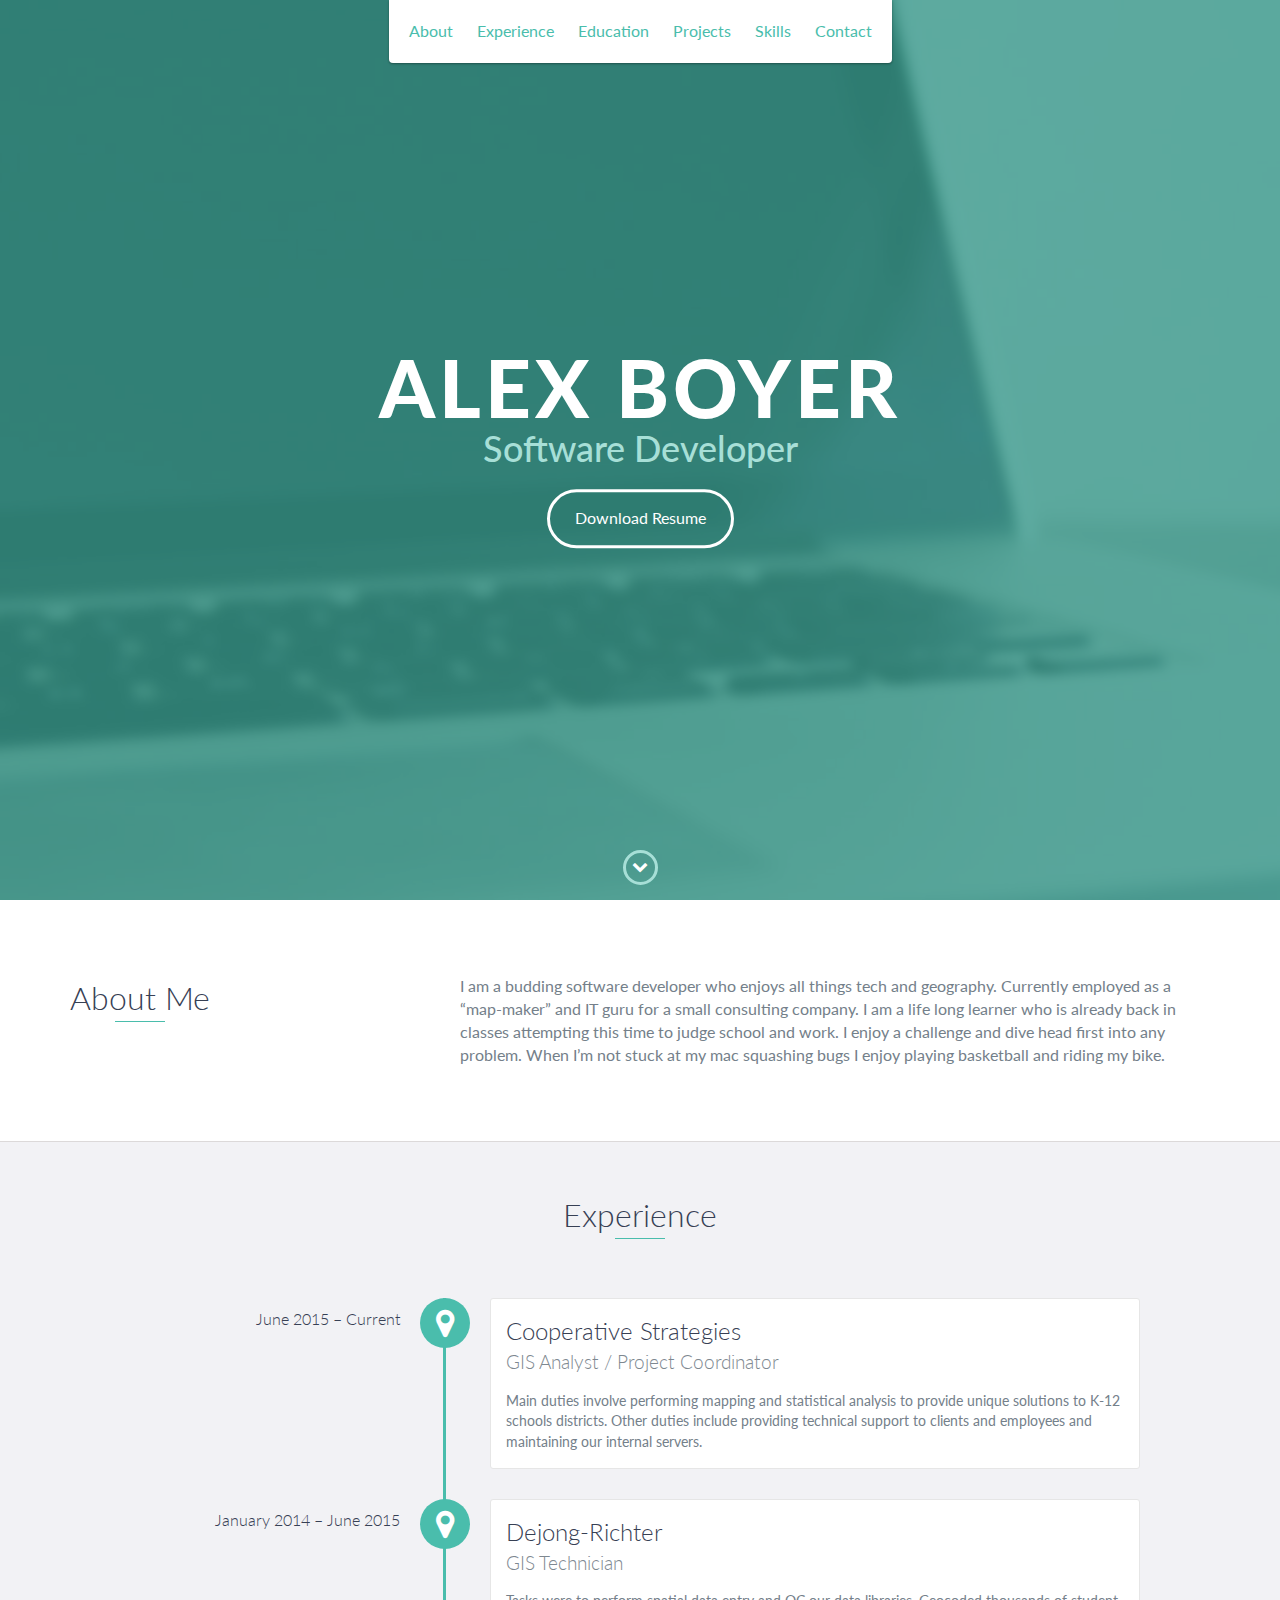
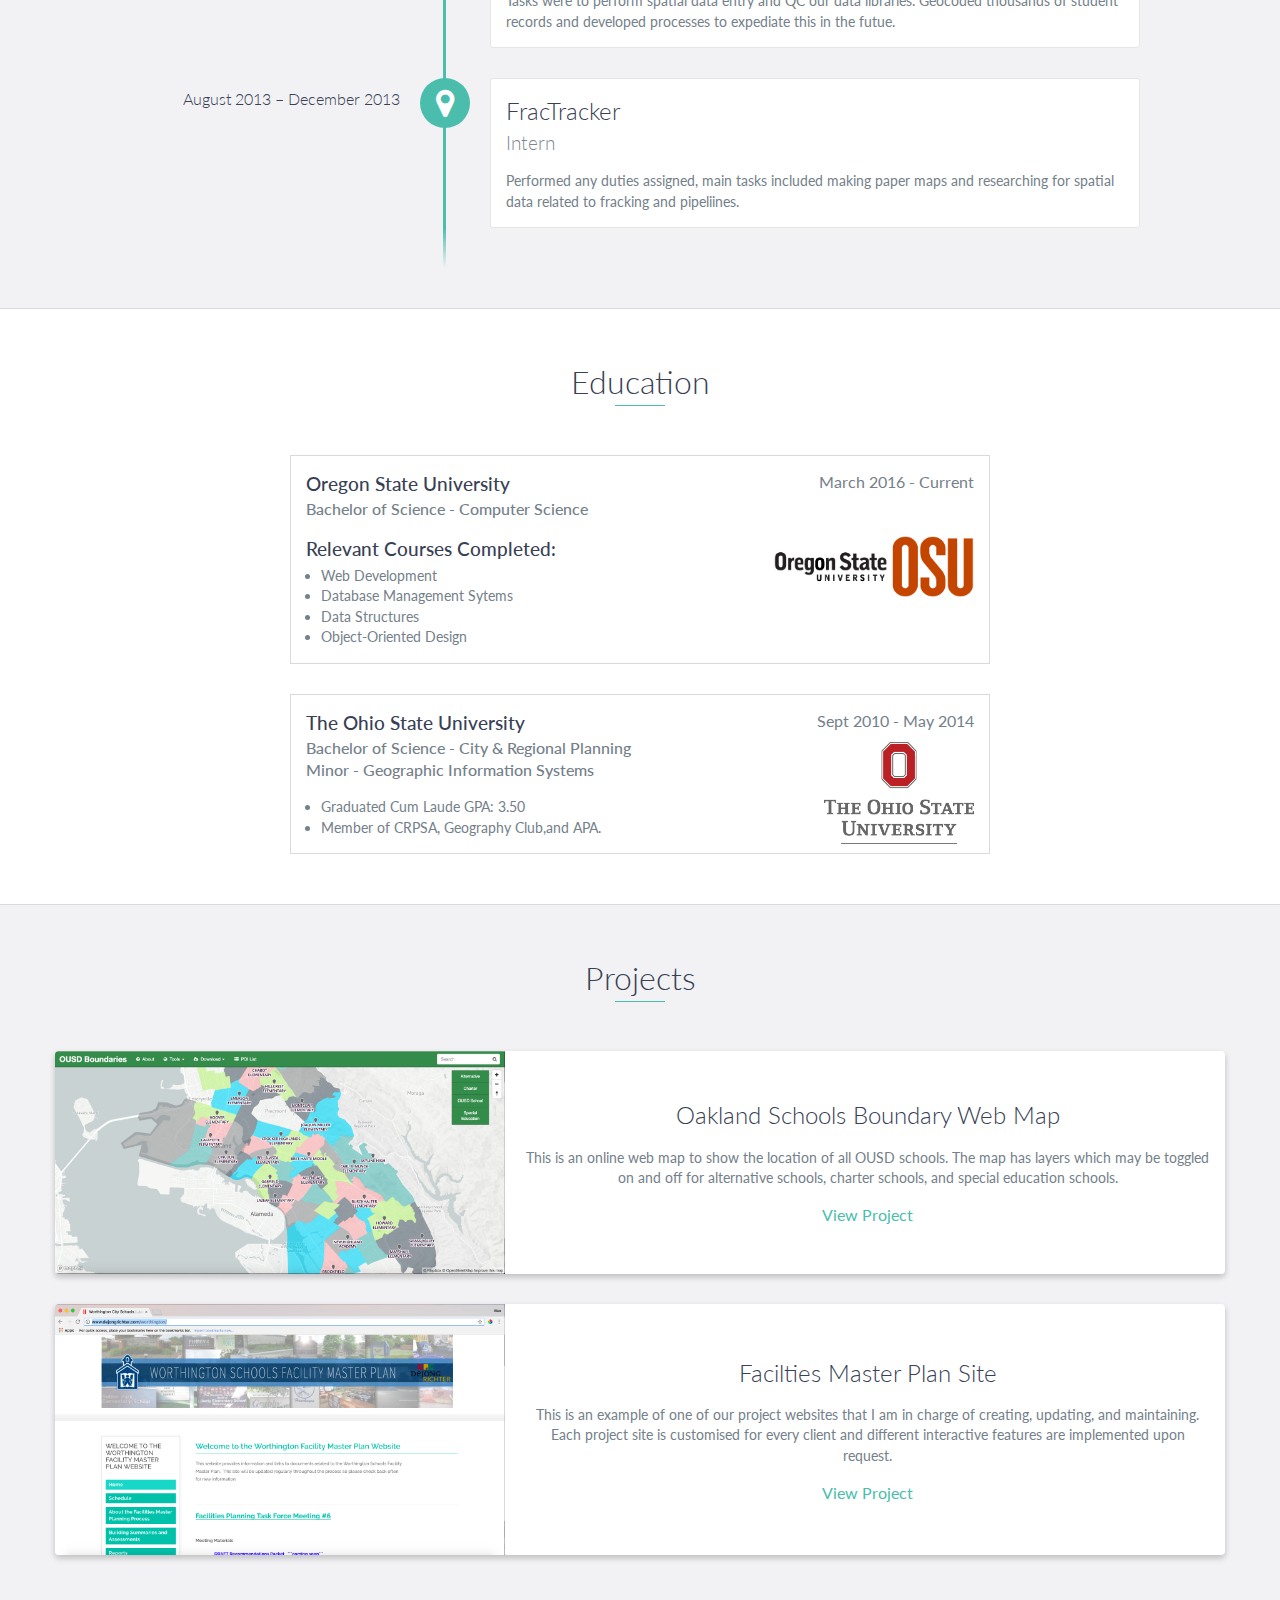
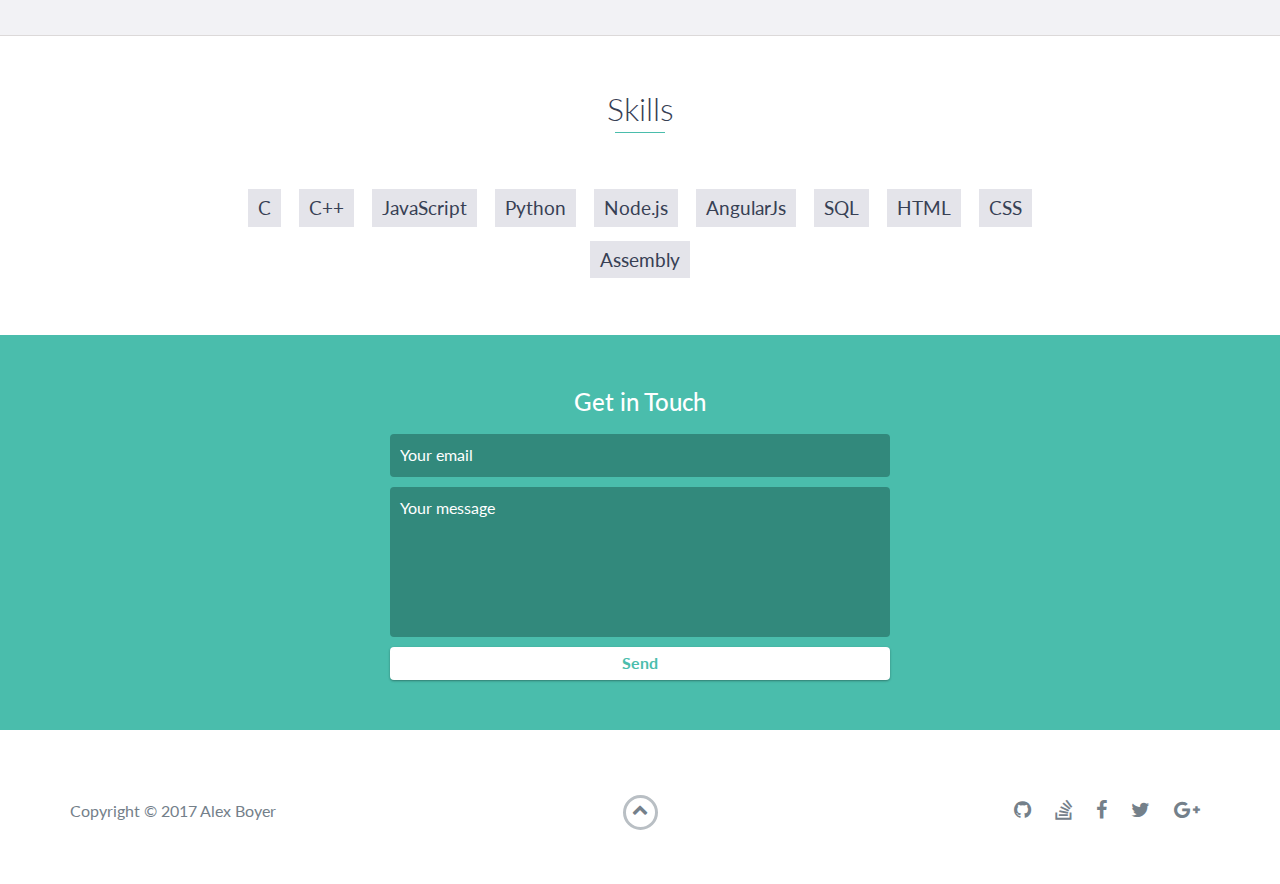
<file: index.html>
<!DOCTYPE html>
<html class="no-js" lang="en">
  <head>
    <meta charset="utf-8">
    <meta http-equiv="X-UA-Compatible" content="IE=edge">
    <meta name="viewport" content="width=device-width, initial-scale=1">
    <title>My Portfolio</title>
	<link rel="shortcut icon" href="favicon.ico" type="image/x-icon">
	<link rel="icon" href="favicon.ico" type="image/x-icon">
    <link href="https://fonts.googleapis.com/css?family=Lato:300,400,700,900" rel="stylesheet">
    <link rel="stylesheet" href="libs/font-awesome/css/font-awesome.min.css">
    <link href="css/bootstrap.min.css" rel="stylesheet">
    <link href="css/styles.css" rel="stylesheet">
</head>

<body>
    <div id="mobile-menu-open" class="shadow-large">
        <i class="fa fa-bars" aria-hidden="true"></i>
    </div>
    <!-- End #mobile-menu-toggle -->
    <header>
        <div id="mobile-menu-close">
            <span>Close</span> <i class="fa fa-times" aria-hidden="true"></i>
        </div>
        <ul id="menu" class="shadow">
            <li>
                <a href="#about">About</a>
            </li>
            <li>
                <a href="#experience">Experience</a>
            </li>
            <li>
                <a href="#education">Education</a>
            </li>
            <li>
                <a href="#projects">Projects</a>
            </li>
            <li>
                <a href="#skills">Skills</a>
            </li>
            <li>
                <a href="#contact">Contact</a>
            </li>
        </ul>
    </header>
    <!-- End header -->

    <div id="lead">
        <div id="lead-content">
            <h1>Alex Boyer</h1>
            <h2>Software Developer</h2>
            <a href="images/Resume_20170513.pdf" target="_blank" class="btn-rounded-white">Download Resume</a>
        </div>
        <!-- End #lead-content -->

        <div id="lead-overlay"></div>

        <div id="lead-down">
            <span>
                <i class="fa fa-chevron-down" aria-hidden="true"></i>
            </span>
        </div>
        <!-- End #lead-down -->
    </div>
    <!-- End #lead -->

    <div id="about">
        <div class="container">
            <div class="row">
                <div class="col-md-4">
                    <h2 class="heading">About Me</h2>
                </div>
                <div class="col-md-8">
                    <p>
                        I am a budding software developer who enjoys all things tech and geography. Currently employed as a “map-maker” and IT guru for a
                        small consulting company. I am a life long learner who is already back in classes attempting this time to judge school and work. I enjoy a challenge and dive head first into any problem. When I’m not stuck at my mac squashing bugs I enjoy playing basketball and riding my bike.
                    </p>
                </div>
            </div>
        </div>
    </div>
    <!-- End #about -->

    <div id="experience" class="background-alt">
        <h2 class="heading">Experience</h2>
        <div id="experience-timeline">
            <div data-date="June 2015 – Current">
                <h3>Cooperative Strategies</h3>
                <h4>GIS Analyst / Project Coordinator</h4>
                <p>
                      Main duties involve performing mapping and statistical analysis to provide unique solutions to K-12 schools districts.
                      Other duties include providing technical support to clients and employees and maintaining our internal servers.
                </p>
            </div>

            <div data-date="January 2014 – June 2015">
                <h3>Dejong-Richter</h3>
                <h4>GIS Technician</h4>
                <p>
                    Tasks were to perform spatial data entry and QC our data libraries. Geocoded thousands of student records and developed processes to expediate this in the futue.
                </p>
            </div>

            <div data-date="August 2013 – December 2013">
                <h3>FracTracker</h3>
                <h4>Intern</h4>
                <p>
                    Performed any duties assigned, main tasks included making paper maps and researching for  spatial data related to fracking and pipeliines.
                </p>
            </div>
        </div>
    </div>
    <!-- End #experience -->

    <div id="education">
        <h2 class="heading">Education</h2>
        <div class="education-block">
            <h3>Oregon State University</h3>
            <span class="education-date">March 2016 - Current</span>
            <h4 id= "relevant-courses">Bachelor of Science - Computer Science</h4>

            <h3 >Relevant Courses Completed:</h3>
            <div id=banner>
                <img src="images/Oregon_State_University_logo.png" id="beaver-image">
            </div>
                <ul>
                  <li>Web Development</li>
                  <li>Database Management Sytems</li>
                  <li>Data Structures</li>
                  <li>Object-Oriented Design</li>
                </ul>

        </div>
        <!-- End .education-block -->

        <div class="education-block">
            <h3>The Ohio State University</h3>
            <span class="education-date">Sept 2010 - May 2014</span>
            <h4>Bachelor of Science - City & Regional Planning</h4>
            <h4 id="minor-text">Minor - Geographic Information Systems</h4>

            <ul id="second-ul"><div id=OSU>
                <img src="images/osu-banner-logo.png" id="buckeye-image">
            </div>
                <li>
                    Graduated Cum Laude GPA: 3.50
                </li>
                <li>
                    Member of CRPSA, Geography Club,and APA.
                </li>
            </ul>
        </div>
        <!-- End .education-block -->
    </div>
    <!-- End #education -->

    <div id="projects" class="background-alt">
        <h2 class="heading">Projects</h2>
        <div class="container">
            <div class="row">
                <div class="project shadow-large">
                    <div class="project-image">
                        <img class = "webmap " src="images/webmap.png" />
                    </div>
                    <!-- End .project-image -->
                    <div class="project-info">
                        <h3>Oakland Schools Boundary Web Map</h3>
                        <p>
                            This is an online web map to show the location of all OUSD schools. The map has layers which may be toggled on and off for alternative schools, charter schools, and special education schools.
                        </p>
                        <a class="link-text" href="https://aboyer3.github.io/Oakland_Map/">View Project</a>
                    </div>
                    <!-- End .project-info -->
                </div>

                <div class="project shadow-large">
                    <div class="project-image">
                        <img class ="webmap" src="images/facilites_web.png" />
                    </div>
                    <!-- End .project-image -->
                    <div class="project-info">
                        <h3>Facilties Master Plan Site</h3>
                        <p>
                             This is an example of one of our project websites that I am in charge of creating, updating, and maintaining. Each project site is customised for every client and different interactive features are implemented upon request.
                        </p>
                        <a class="link-text" href="http://www.dejongrichter.com/worthington/">View Project</a>
                    </div>
                    <!-- End .project-info -->
                </div>
                <!-- End .project -->
            </div>
        </div>
    </div>
    <!-- End #projects -->

    <div id="skills">
        <h2 class="heading">Skills</h2>
        <ul>
            <li>C</li>
            <li>C++</li>
            <li>JavaScript</li>
            <li>Python</li>
            <li>Node.js</li>
            <li>AngularJs</li>
            <li>SQL</li>
            <li>HTML</li>
            <li>CSS</li>
            <li>Assembly</li>
        </ul>
    </div>
    <!-- End #skills -->

    <div id="contact">
        <h2>Get in Touch</h2>
        <div id="contact-form">
            <form method="POST" action="https://formspree.io/aboyer@coopstrategies.com">
                <input type="hidden" name="_subject" value="Contact request from personal website" />
                <input type="email" name="_replyto" placeholder="Your email" required>
                <textarea name="message" placeholder="Your message" required></textarea>
                <button type="submit">Send</button>
            </form>
        </div>
        <!-- End #contact-form -->
    </div>
    <!-- End #contact -->

    <footer>
        <div class="container">
            <div class="row">
                <div class="col-sm-5 copyright">
                    <p>
                        Copyright &copy; 2017 Alex Boyer
                    </p>
                </div>
                <div class="col-sm-2 top">
                    <span id="to-top">
                        <i class="fa fa-chevron-up" aria-hidden="true"></i>
                    </span>
                </div>
                <div class="col-sm-5 social">
                    <ul>
                        <li>
                            <a href="https://github.com/aboyer3" target="_blank"><i class="fa fa-github" aria-hidden="true"></i></a>
                        </li>
                        <li>
                            <a href="https://stackoverflow.com/" target="_blank"><i class="fa fa-stack-overflow" aria-hidden="true"></i></a>
                        </li>
                        <li>
                            <a href="https://www.facebook.com/" target="_blank"><i class="fa fa-facebook" aria-hidden="true"></i></a>
                        </li>
                        <li>
                            <a href="https://twitter.com/" target="_blank"><i class="fa fa-twitter" aria-hidden="true"></i></a>
                        </li>
                        <li>
                            <a href="https://plus.google.com/" target="_blank"><i class="fa fa-google-plus" aria-hidden="true"></i></a>
                        </li>
                    </ul>
                </div>
            </div>
        </div>
    </footer>
    <!-- End footer -->

    <script src="https://ajax.googleapis.com/ajax/libs/jquery/1.12.4/jquery.min.js"></script>
    <script src="js/scripts.min.js"></script>
</body>

</html>
</file>
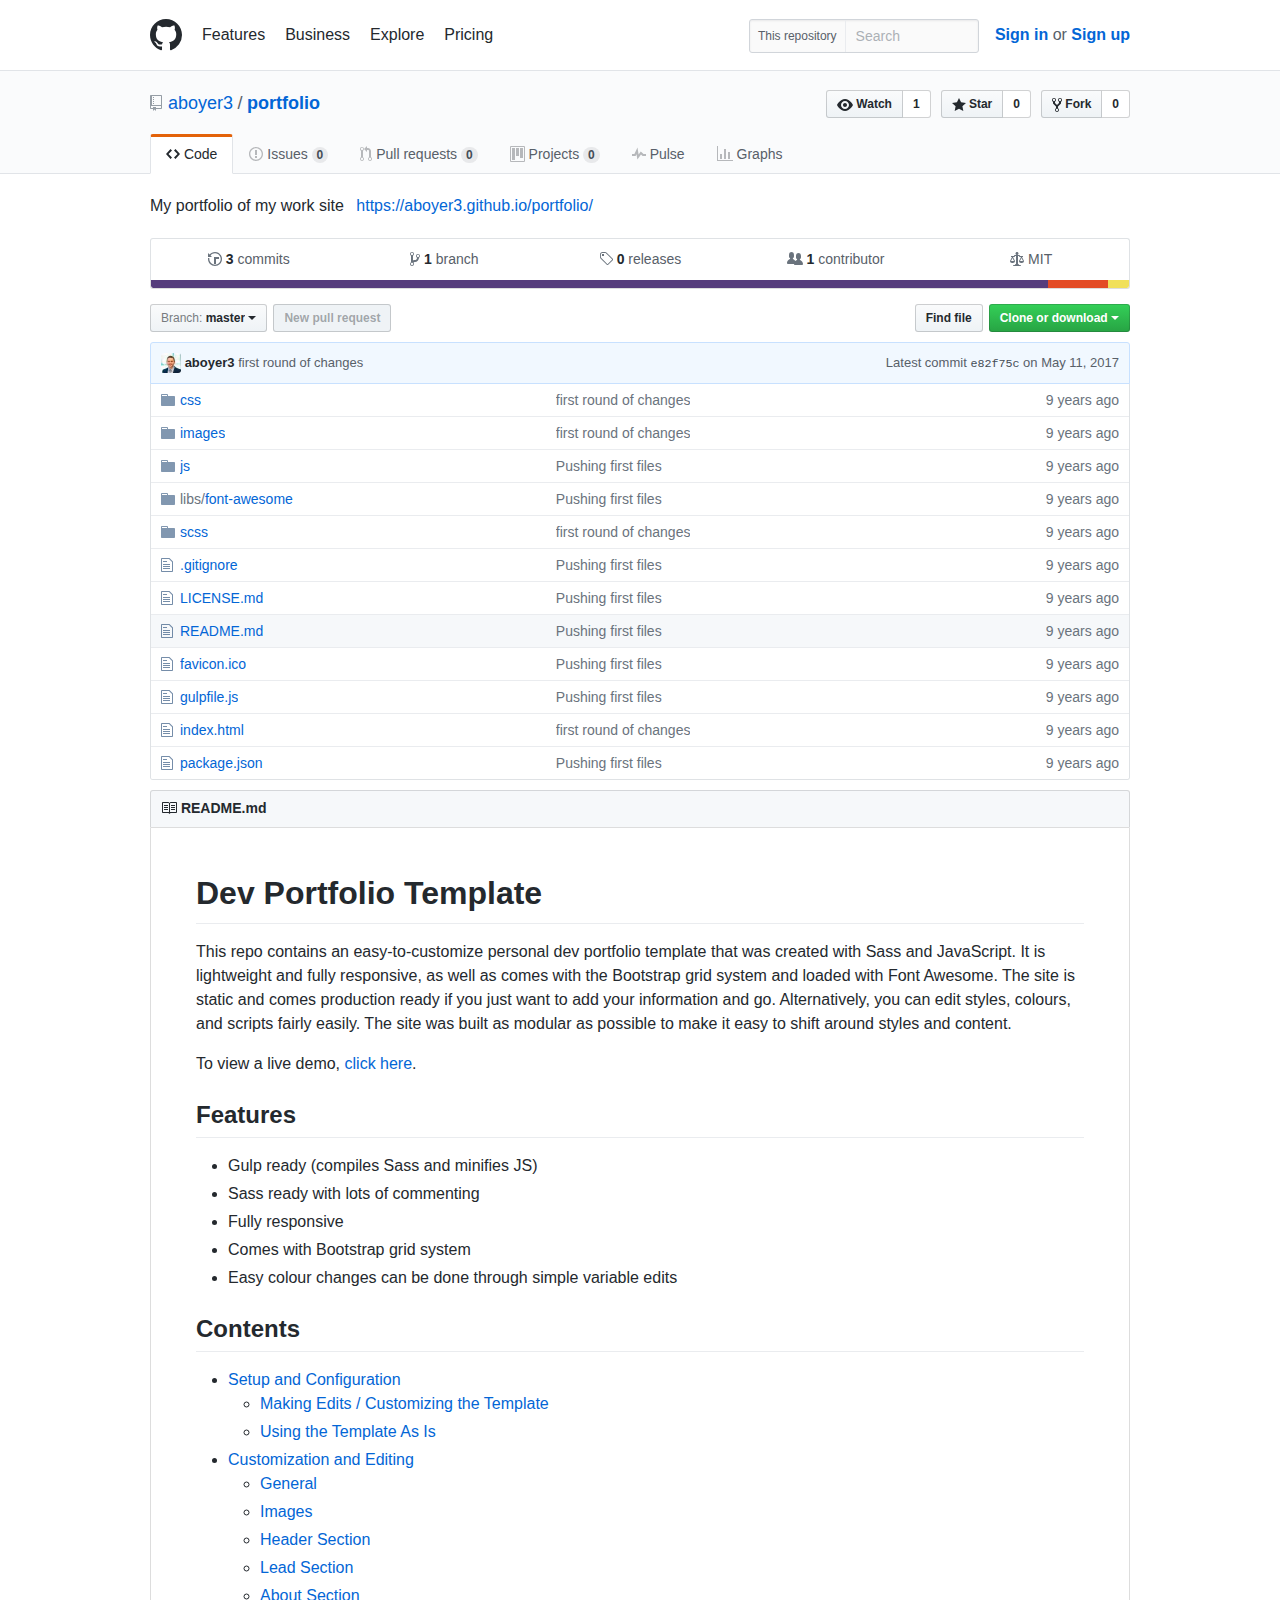
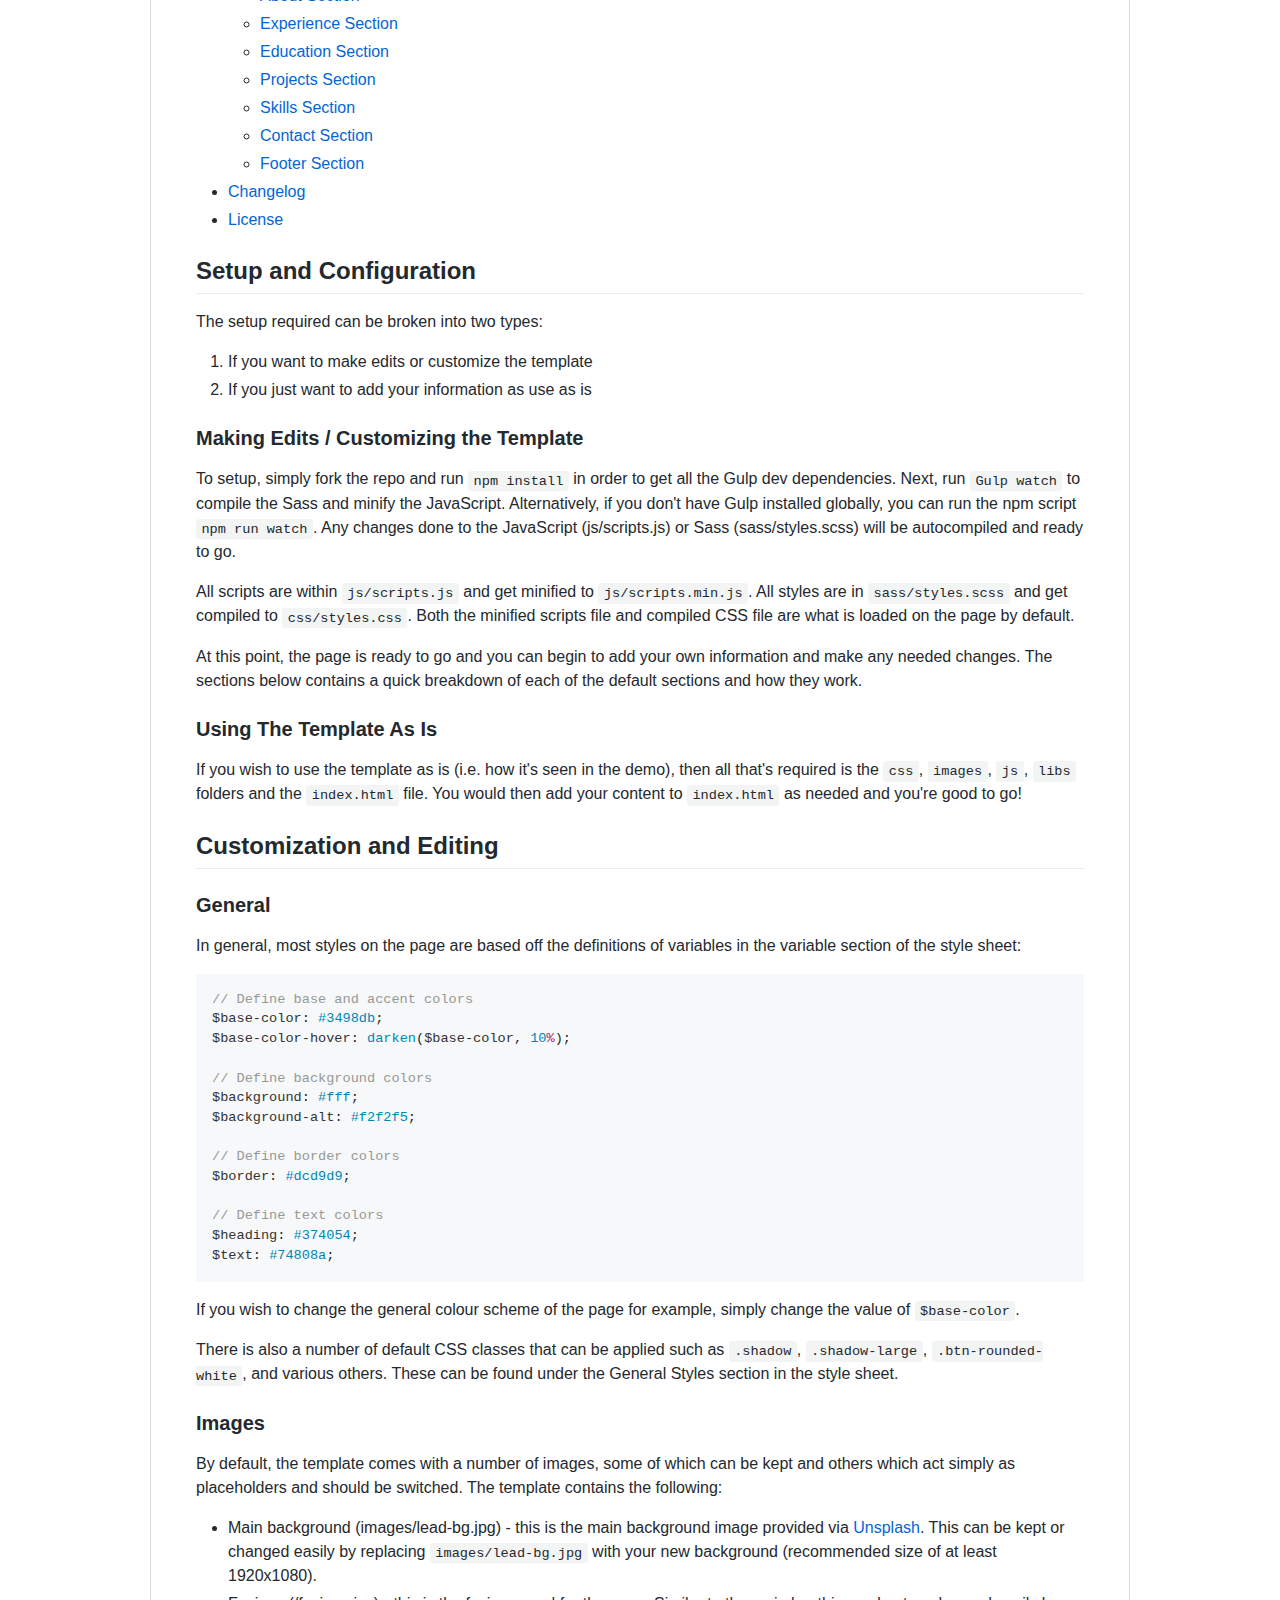
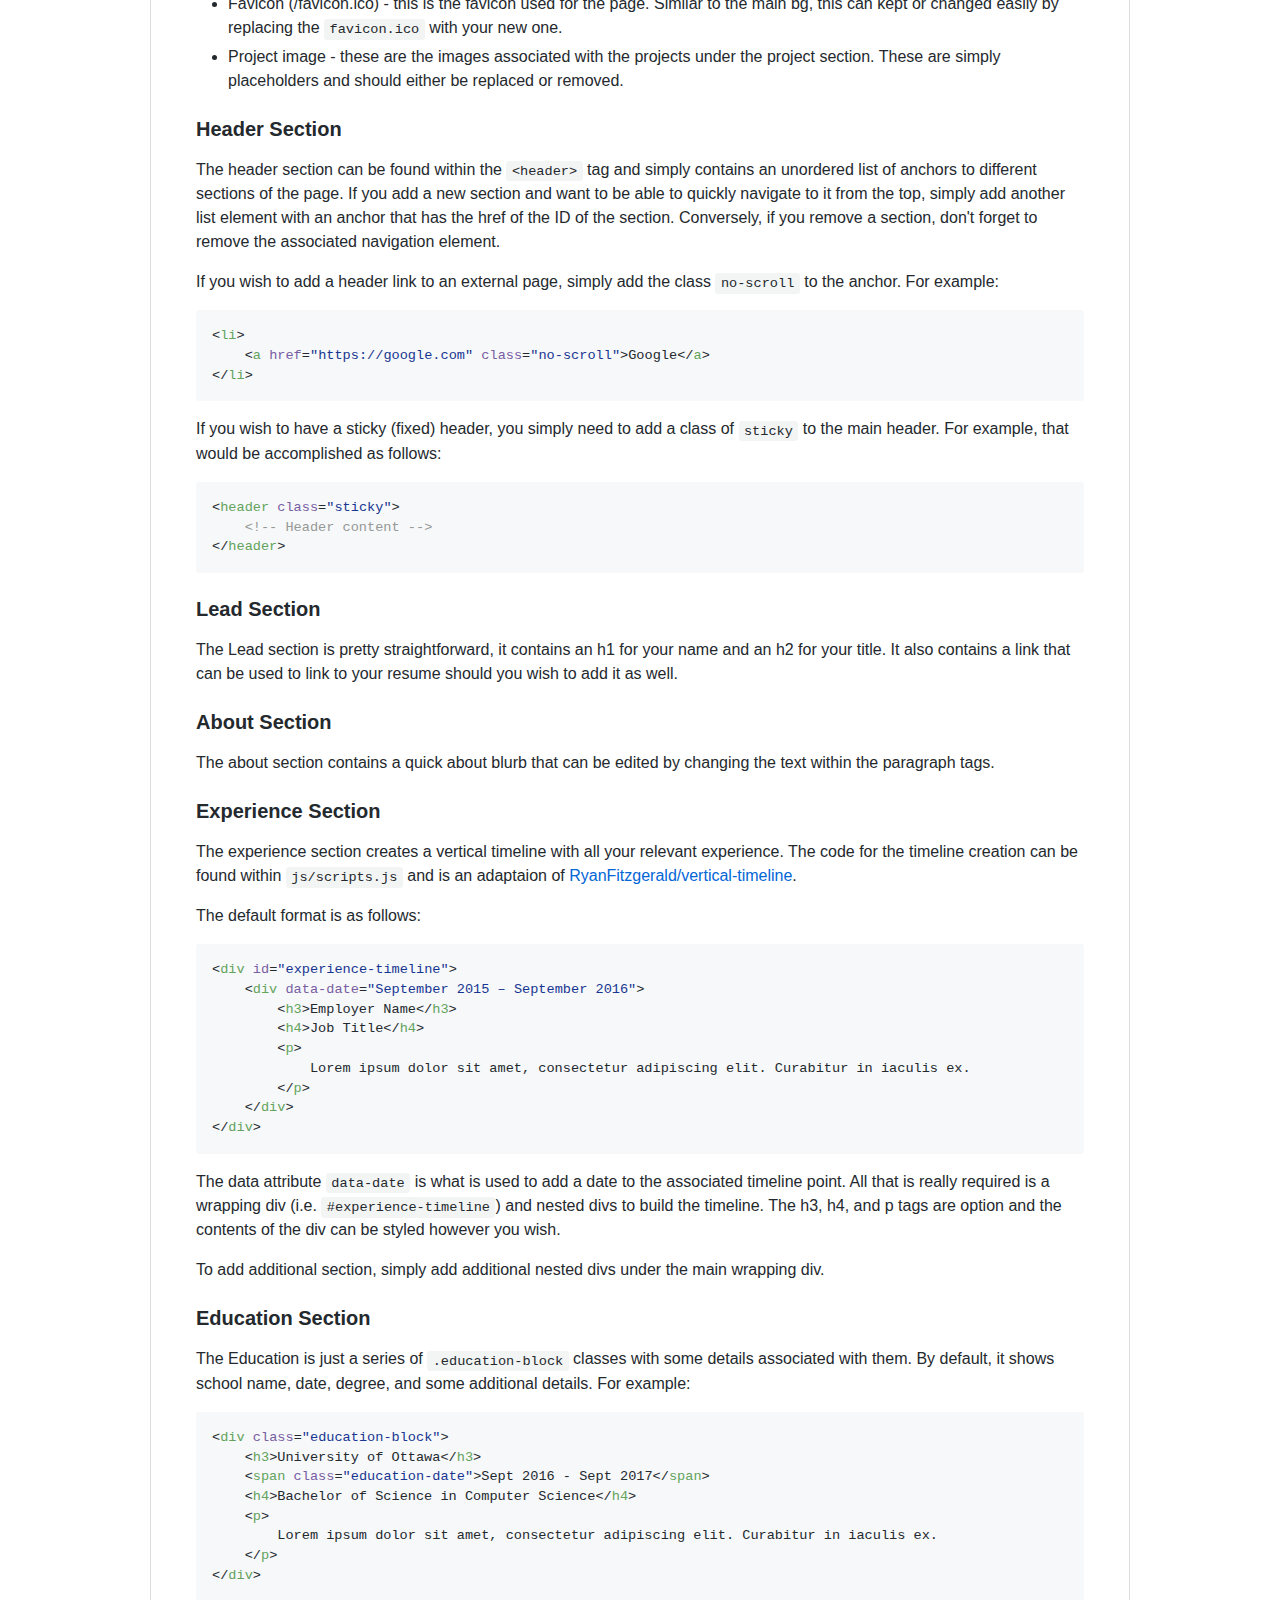
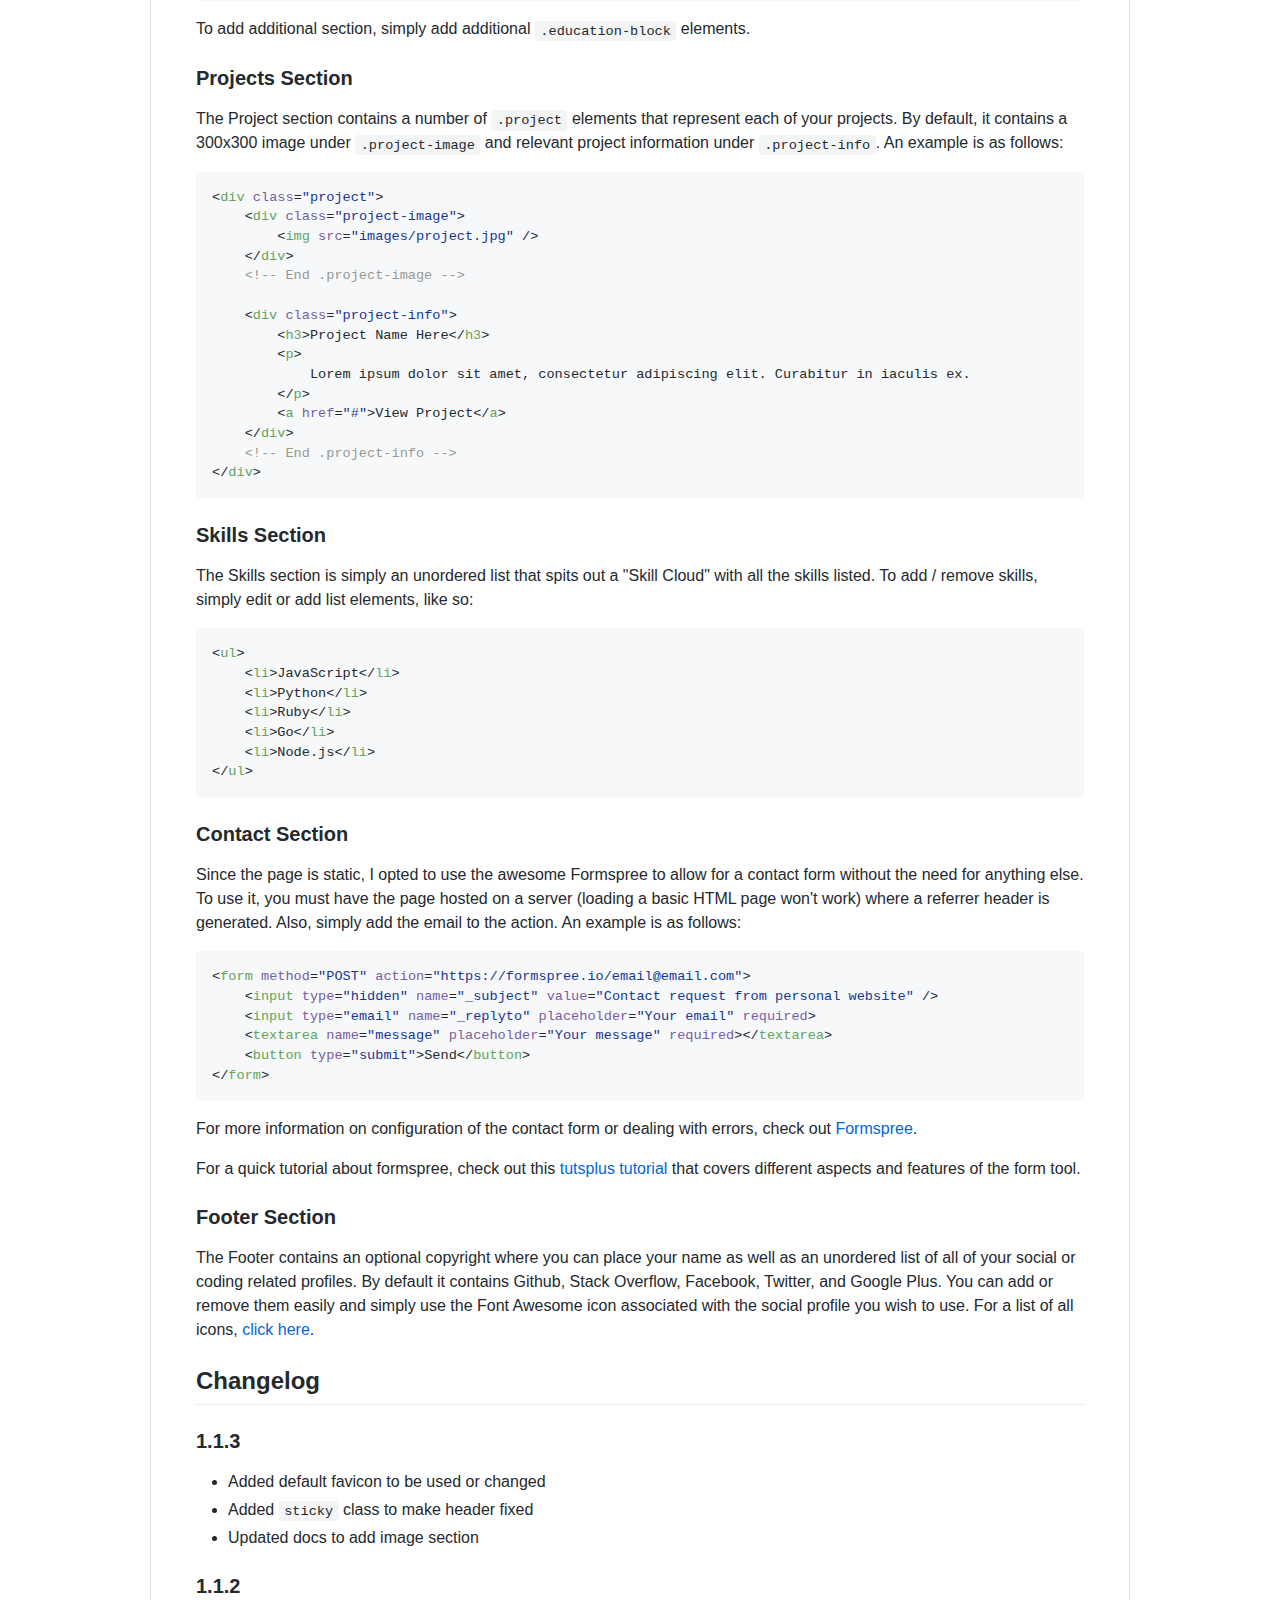
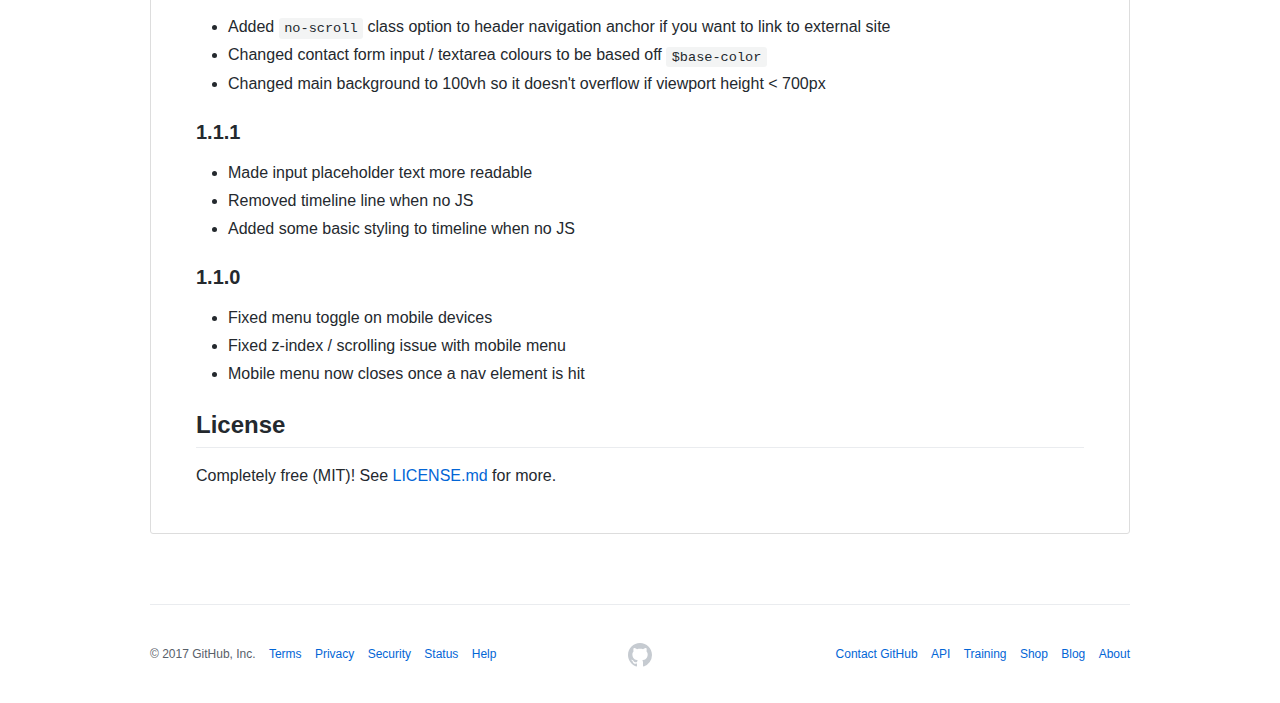
<file: images/GitHub - aboyer3_portfolio_ My portfolio of my work site.htm>
<!DOCTYPE html>
<!-- saved from url=(0036)https://github.com/aboyer3/portfolio -->
<html lang="en"><head><meta http-equiv="Content-Type" content="text/html; charset=UTF-8">
    



  <link crossorigin="anonymous" href="./GitHub - aboyer3_portfolio_ My portfolio of my work site_files/frameworks-81a59bf26d881d29286674f6deefe779c444382fff322085b50ba455460ccae5.css" integrity="sha256-gaWb8m2IHSkoZnT23u/necREOC//MiCFtQukVUYMyuU=" media="all" rel="stylesheet">
  <link crossorigin="anonymous" href="./GitHub - aboyer3_portfolio_ My portfolio of my work site_files/github-689ea771d905d0012af89b02f64aae175c284b60dab16092d3e5b8041fe0afa9.css" integrity="sha256-aJ6ncdkF0AEq+JsC9kquF1woS2DasWCS0+W4BB/gr6k=" media="all" rel="stylesheet">
  
  
  <link crossorigin="anonymous" href="./GitHub - aboyer3_portfolio_ My portfolio of my work site_files/site-7d9c6bd23286465361abfa183deb8a05eabb77438ab42033e8230c0c0768d539.css" integrity="sha256-fZxr0jKGRlNhq/oYPeuKBeq7d0OKtCAz6CMMDAdo1Tk=" media="all" rel="stylesheet">
  

  <meta name="viewport" content="width=device-width">
  
  <title>GitHub - aboyer3/portfolio: My portfolio of my work site</title>
  <link rel="search" type="application/opensearchdescription+xml" href="https://github.com/opensearch.xml" title="GitHub">
  <link rel="fluid-icon" href="https://github.com/fluidicon.png" title="GitHub">
  <meta property="fb:app_id" content="1401488693436528">

    
    <meta content="https://avatars1.githubusercontent.com/u/10774103?v=3&amp;s=400" property="og:image"><meta content="GitHub" property="og:site_name"><meta content="object" property="og:type"><meta content="aboyer3/portfolio" property="og:title"><meta content="https://github.com/aboyer3/portfolio" property="og:url"><meta content="My portfolio of my work site" property="og:description">

  <link rel="assets" href="https://assets-cdn.github.com/">
  
  <meta name="pjax-timeout" content="1000">
  
  
  

  

  <meta name="google-site-verification" content="KT5gs8h0wvaagLKAVWq8bbeNwnZZK1r1XQysX3xurLU">
<meta name="google-site-verification" content="ZzhVyEFwb7w3e0-uOTltm8Jsck2F5StVihD0exw2fsA">
    <meta name="google-analytics" content="UA-3769691-2">

<meta content="collector.githubapp.com" name="octolytics-host"><meta content="github" name="octolytics-app-id"><meta content="https://collector.githubapp.com/github-external/browser_event" name="octolytics-event-url"><meta content="F62F:404C:9268CF0:DB293E0:5914BCF8" name="octolytics-dimension-request_id">





  <meta class="js-ga-set" name="dimension1" content="Logged Out">


  

      <meta name="hostname" content="github.com">
  <meta name="user-login" content="">

      <meta name="expected-hostname" content="github.com">
    <meta name="js-proxy-site-detection-payload" content="[base64]">


  <meta name="html-safe-nonce" content="614d13213fa4e999423d4acddad6cc23d104c214">

  <meta http-equiv="x-pjax-version" content="b0192e152624d0fa627901fbd060f5bf">
  

    
  <meta name="description" content="My portfolio of my work site">
  <meta name="go-import" content="github.com/aboyer3/portfolio git https://github.com/aboyer3/portfolio.git">

  <meta content="10774103" name="octolytics-dimension-user_id"><meta content="aboyer3" name="octolytics-dimension-user_login"><meta content="90919128" name="octolytics-dimension-repository_id"><meta content="aboyer3/portfolio" name="octolytics-dimension-repository_nwo"><meta content="true" name="octolytics-dimension-repository_public"><meta content="false" name="octolytics-dimension-repository_is_fork"><meta content="90919128" name="octolytics-dimension-repository_network_root_id"><meta content="aboyer3/portfolio" name="octolytics-dimension-repository_network_root_nwo">
  <link href="https://github.com/aboyer3/portfolio/commits/master.atom" rel="alternate" title="Recent Commits to portfolio:master" type="application/atom+xml">


    


  <meta name="browser-stats-url" content="https://api.github.com/_private/browser/stats">

  <meta name="browser-errors-url" content="https://api.github.com/_private/browser/errors">

  <link rel="mask-icon" href="https://assets-cdn.github.com/pinned-octocat.svg" color="#000000">
  <link rel="icon" type="image/x-icon" href="https://assets-cdn.github.com/favicon.ico">

<meta name="theme-color" content="#1e2327">


  <meta name="u2f-support" content="true">

  <meta name="request-id" content="F62F:404C:9268CF0:DB293E0:5914BCF8" data-pjax-transient="true"><meta name="selected-link" value="repo_source" data-pjax-transient="true"><meta content="/&lt;user-name&gt;/&lt;repo-name&gt;" data-pjax-transient="true" name="analytics-location"><link rel="canonical" href="https://github.com/aboyer3/portfolio" data-pjax-transient="true"></head>

  <body class="logged-out env-production emoji-size-boost chrome-mouse">
    


  <div class="position-relative js-header-wrapper ">
    <a href="https://github.com/aboyer3/portfolio#start-of-content" tabindex="1" class="accessibility-aid js-skip-to-content">Skip to content</a>
    <div id="js-pjax-loader-bar" class="pjax-loader-bar"><div class="progress" style="transition: width 0.4s ease 0s; width: 100%;"></div></div>

    
    
    



          <header class="site-header js-details-container Details" role="banner">
  <div class="container-responsive">
    <a class="header-logo-invertocat" href="https://github.com/" aria-label="Homepage" data-ga-click="(Logged out) Header, go to homepage, icon:logo-wordmark">
      <svg aria-hidden="true" class="octicon octicon-mark-github" height="32" version="1.1" viewBox="0 0 16 16" width="32"><path fill-rule="evenodd" d="M8 0C3.58 0 0 3.58 0 8c0 3.54 2.29 6.53 5.47 7.59.4.07.55-.17.55-.38 0-.19-.01-.82-.01-1.49-2.01.37-2.53-.49-2.69-.94-.09-.23-.48-.94-.82-1.13-.28-.15-.68-.52-.01-.53.63-.01 1.08.58 1.23.82.72 1.21 1.87.87 2.33.66.07-.52.28-.87.51-1.07-1.78-.2-3.64-.89-3.64-3.95 0-.87.31-1.59.82-2.15-.08-.2-.36-1.02.08-2.12 0 0 .67-.21 2.2.82.64-.18 1.32-.27 2-.27.68 0 1.36.09 2 .27 1.53-1.04 2.2-.82 2.2-.82.44 1.1.16 1.92.08 2.12.51.56.82 1.27.82 2.15 0 3.07-1.87 3.75-3.65 3.95.29.25.54.73.54 1.48 0 1.07-.01 1.93-.01 2.2 0 .21.15.46.55.38A8.013 8.013 0 0 0 16 8c0-4.42-3.58-8-8-8z"></path></svg>
    </a>

    <button class="btn-link float-right site-header-toggle js-details-target" type="button" aria-label="Toggle navigation">
      <svg aria-hidden="true" class="octicon octicon-three-bars" height="24" version="1.1" viewBox="0 0 12 16" width="18"><path fill-rule="evenodd" d="M11.41 9H.59C0 9 0 8.59 0 8c0-.59 0-1 .59-1H11.4c.59 0 .59.41.59 1 0 .59 0 1-.59 1h.01zm0-4H.59C0 5 0 4.59 0 4c0-.59 0-1 .59-1H11.4c.59 0 .59.41.59 1 0 .59 0 1-.59 1h.01zM.59 11H11.4c.59 0 .59.41.59 1 0 .59 0 1-.59 1H.59C0 13 0 12.59 0 12c0-.59 0-1 .59-1z"></path></svg>
    </button>

    <div class="site-header-menu">
      <nav class="site-header-nav">
        <a href="https://github.com/features" class="js-selected-navigation-item nav-item" data-ga-click="Header, click, Nav menu - item:features" data-selected-links="/features /features">
          Features
</a>        <a href="https://github.com/business" class="js-selected-navigation-item nav-item" data-ga-click="Header, click, Nav menu - item:business" data-selected-links="/business /business/security /business/customers /business">
          Business
</a>        <a href="https://github.com/explore" class="js-selected-navigation-item nav-item" data-ga-click="Header, click, Nav menu - item:explore" data-selected-links="/explore /trending /trending/developers /integrations /integrations/feature/code /integrations/feature/collaborate /integrations/feature/ship /showcases /explore">
          Explore
</a>        <a href="https://github.com/pricing" class="js-selected-navigation-item nav-item" data-ga-click="Header, click, Nav menu - item:pricing" data-selected-links="/pricing /pricing/developer /pricing/team /pricing/business-hosted /pricing/business-enterprise /pricing">
          Pricing
</a>      </nav>

      <div class="site-header-actions">
          <div class="header-search scoped-search site-scoped-search js-site-search" role="search">
  <!-- '"` --><!-- </textarea></xmp> --><form accept-charset="UTF-8" action="https://github.com/aboyer3/portfolio/search" class="js-site-search-form" data-scoped-search-url="/aboyer3/portfolio/search" data-unscoped-search-url="/search" method="get"><div style="margin:0;padding:0;display:inline"><input name="utf8" type="hidden" value="✓"></div>
    <label class="form-control header-search-wrapper js-chromeless-input-container">
        <a href="https://github.com/aboyer3/portfolio" class="header-search-scope no-underline">This repository</a>
      <input type="text" class="form-control header-search-input js-site-search-focus js-site-search-field is-clearable" data-hotkey="s" name="q" value="" placeholder="Search" aria-label="Search this repository" data-unscoped-placeholder="Search GitHub" data-scoped-placeholder="Search" autocapitalize="off">
        <input type="hidden" class="js-site-search-type-field" name="type">
    </label>
</form></div>


          <a class="text-bold site-header-link" href="https://github.com/login?return_to=%2Faboyer3%2Fportfolio" data-ga-click="(Logged out) Header, clicked Sign in, text:sign-in">Sign in</a>
            <span class="text-gray">or</span>
            <a class="text-bold site-header-link" href="https://github.com/join?source=header-repo" data-ga-click="(Logged out) Header, clicked Sign up, text:sign-up">Sign up</a>
      </div>
    </div>
  </div>
</header>


  </div>

  <div id="start-of-content" class="accessibility-aid"></div>

    <div id="js-flash-container">
</div>



  <div role="main">
        <div itemscope="" itemtype="http://schema.org/SoftwareSourceCode">
    <div id="js-repo-pjax-container" data-pjax-container="">
        



    <div class="pagehead repohead instapaper_ignore readability-menu experiment-repo-nav">
      <div class="container repohead-details-container">

        <ul class="pagehead-actions">
  <li>
      <a href="https://github.com/login?return_to=%2Faboyer3%2Fportfolio" class="btn btn-sm btn-with-count tooltipped tooltipped-n" aria-label="You must be signed in to watch a repository" rel="nofollow">
    <svg aria-hidden="true" class="octicon octicon-eye" height="16" version="1.1" viewBox="0 0 16 16" width="16"><path fill-rule="evenodd" d="M8.06 2C3 2 0 8 0 8s3 6 8.06 6C13 14 16 8 16 8s-3-6-7.94-6zM8 12c-2.2 0-4-1.78-4-4 0-2.2 1.8-4 4-4 2.22 0 4 1.8 4 4 0 2.22-1.78 4-4 4zm2-4c0 1.11-.89 2-2 2-1.11 0-2-.89-2-2 0-1.11.89-2 2-2 1.11 0 2 .89 2 2z"></path></svg>
    Watch
  </a>
  <a class="social-count" href="https://github.com/aboyer3/portfolio/watchers" aria-label="1 user is watching this repository">
    1
  </a>

  </li>

  <li>
      <a href="https://github.com/login?return_to=%2Faboyer3%2Fportfolio" class="btn btn-sm btn-with-count tooltipped tooltipped-n" aria-label="You must be signed in to star a repository" rel="nofollow">
    <svg aria-hidden="true" class="octicon octicon-star" height="16" version="1.1" viewBox="0 0 14 16" width="14"><path fill-rule="evenodd" d="M14 6l-4.9-.64L7 1 4.9 5.36 0 6l3.6 3.26L2.67 14 7 11.67 11.33 14l-.93-4.74z"></path></svg>
    Star
  </a>

    <a class="social-count js-social-count" href="https://github.com/aboyer3/portfolio/stargazers" aria-label="0 users starred this repository">
      0
    </a>

  </li>

  <li>
      <a href="https://github.com/login?return_to=%2Faboyer3%2Fportfolio" class="btn btn-sm btn-with-count tooltipped tooltipped-n" aria-label="You must be signed in to fork a repository" rel="nofollow">
        <svg aria-hidden="true" class="octicon octicon-repo-forked" height="16" version="1.1" viewBox="0 0 10 16" width="10"><path fill-rule="evenodd" d="M8 1a1.993 1.993 0 0 0-1 3.72V6L5 8 3 6V4.72A1.993 1.993 0 0 0 2 1a1.993 1.993 0 0 0-1 3.72V6.5l3 3v1.78A1.993 1.993 0 0 0 5 15a1.993 1.993 0 0 0 1-3.72V9.5l3-3V4.72A1.993 1.993 0 0 0 8 1zM2 4.2C1.34 4.2.8 3.65.8 3c0-.65.55-1.2 1.2-1.2.65 0 1.2.55 1.2 1.2 0 .65-.55 1.2-1.2 1.2zm3 10c-.66 0-1.2-.55-1.2-1.2 0-.65.55-1.2 1.2-1.2.65 0 1.2.55 1.2 1.2 0 .65-.55 1.2-1.2 1.2zm3-10c-.66 0-1.2-.55-1.2-1.2 0-.65.55-1.2 1.2-1.2.65 0 1.2.55 1.2 1.2 0 .65-.55 1.2-1.2 1.2z"></path></svg>
        Fork
      </a>

    <a href="https://github.com/aboyer3/portfolio/network" class="social-count" aria-label="0 users forked this repository">
      0
    </a>
  </li>
</ul>

        <h1 class="public ">
  <svg aria-hidden="true" class="octicon octicon-repo" height="16" version="1.1" viewBox="0 0 12 16" width="12"><path fill-rule="evenodd" d="M4 9H3V8h1v1zm0-3H3v1h1V6zm0-2H3v1h1V4zm0-2H3v1h1V2zm8-1v12c0 .55-.45 1-1 1H6v2l-1.5-1.5L3 16v-2H1c-.55 0-1-.45-1-1V1c0-.55.45-1 1-1h10c.55 0 1 .45 1 1zm-1 10H1v2h2v-1h3v1h5v-2zm0-10H2v9h9V1z"></path></svg>
  <span class="author" itemprop="author"><a href="https://github.com/aboyer3" class="url fn" rel="author">aboyer3</a></span><!--
--><span class="path-divider">/</span><!--
--><strong itemprop="name"><a href="https://github.com/aboyer3/portfolio" data-pjax="#js-repo-pjax-container">portfolio</a></strong>

</h1>

      </div>
      <div class="container">
        
<nav class="reponav js-repo-nav js-sidenav-container-pjax" itemscope="" itemtype="http://schema.org/BreadcrumbList" role="navigation" data-pjax="#js-repo-pjax-container">

  <span itemscope="" itemtype="http://schema.org/ListItem" itemprop="itemListElement">
    <a href="https://github.com/aboyer3/portfolio" class="js-selected-navigation-item reponav-item selected" data-hotkey="g c" data-selected-links="repo_source repo_downloads repo_commits repo_releases repo_tags repo_branches /aboyer3/portfolio" itemprop="url">
      <svg aria-hidden="true" class="octicon octicon-code" height="16" version="1.1" viewBox="0 0 14 16" width="14"><path fill-rule="evenodd" d="M9.5 3L8 4.5 11.5 8 8 11.5 9.5 13 14 8 9.5 3zm-5 0L0 8l4.5 5L6 11.5 2.5 8 6 4.5 4.5 3z"></path></svg>
      <span itemprop="name">Code</span>
      <meta itemprop="position" content="1">
</a>  </span>

    <span itemscope="" itemtype="http://schema.org/ListItem" itemprop="itemListElement">
      <a href="https://github.com/aboyer3/portfolio/issues" class="js-selected-navigation-item reponav-item" data-hotkey="g i" data-selected-links="repo_issues repo_labels repo_milestones /aboyer3/portfolio/issues" itemprop="url">
        <svg aria-hidden="true" class="octicon octicon-issue-opened" height="16" version="1.1" viewBox="0 0 14 16" width="14"><path fill-rule="evenodd" d="M7 2.3c3.14 0 5.7 2.56 5.7 5.7s-2.56 5.7-5.7 5.7A5.71 5.71 0 0 1 1.3 8c0-3.14 2.56-5.7 5.7-5.7zM7 1C3.14 1 0 4.14 0 8s3.14 7 7 7 7-3.14 7-7-3.14-7-7-7zm1 3H6v5h2V4zm0 6H6v2h2v-2z"></path></svg>
        <span itemprop="name">Issues</span>
        <span class="Counter">0</span>
        <meta itemprop="position" content="2">
</a>    </span>

  <span itemscope="" itemtype="http://schema.org/ListItem" itemprop="itemListElement">
    <a href="https://github.com/aboyer3/portfolio/pulls" class="js-selected-navigation-item reponav-item" data-hotkey="g p" data-selected-links="repo_pulls /aboyer3/portfolio/pulls" itemprop="url">
      <svg aria-hidden="true" class="octicon octicon-git-pull-request" height="16" version="1.1" viewBox="0 0 12 16" width="12"><path fill-rule="evenodd" d="M11 11.28V5c-.03-.78-.34-1.47-.94-2.06C9.46 2.35 8.78 2.03 8 2H7V0L4 3l3 3V4h1c.27.02.48.11.69.31.21.2.3.42.31.69v6.28A1.993 1.993 0 0 0 10 15a1.993 1.993 0 0 0 1-3.72zm-1 2.92c-.66 0-1.2-.55-1.2-1.2 0-.65.55-1.2 1.2-1.2.65 0 1.2.55 1.2 1.2 0 .65-.55 1.2-1.2 1.2zM4 3c0-1.11-.89-2-2-2a1.993 1.993 0 0 0-1 3.72v6.56A1.993 1.993 0 0 0 2 15a1.993 1.993 0 0 0 1-3.72V4.72c.59-.34 1-.98 1-1.72zm-.8 10c0 .66-.55 1.2-1.2 1.2-.65 0-1.2-.55-1.2-1.2 0-.65.55-1.2 1.2-1.2.65 0 1.2.55 1.2 1.2zM2 4.2C1.34 4.2.8 3.65.8 3c0-.65.55-1.2 1.2-1.2.65 0 1.2.55 1.2 1.2 0 .65-.55 1.2-1.2 1.2z"></path></svg>
      <span itemprop="name">Pull requests</span>
      <span class="Counter">0</span>
      <meta itemprop="position" content="3">
</a>  </span>

    <a href="https://github.com/aboyer3/portfolio/projects" class="js-selected-navigation-item reponav-item" data-selected-links="repo_projects new_repo_project repo_project /aboyer3/portfolio/projects">
      <svg aria-hidden="true" class="octicon octicon-project" height="16" version="1.1" viewBox="0 0 15 16" width="15"><path fill-rule="evenodd" d="M10 12h3V2h-3v10zm-4-2h3V2H6v8zm-4 4h3V2H2v12zm-1 1h13V1H1v14zM14 0H1a1 1 0 0 0-1 1v14a1 1 0 0 0 1 1h13a1 1 0 0 0 1-1V1a1 1 0 0 0-1-1z"></path></svg>
      Projects
      <span class="Counter">0</span>
</a>



  <a href="https://github.com/aboyer3/portfolio/pulse" class="js-selected-navigation-item reponav-item" data-selected-links="pulse /aboyer3/portfolio/pulse">
    <svg aria-hidden="true" class="octicon octicon-pulse" height="16" version="1.1" viewBox="0 0 14 16" width="14"><path fill-rule="evenodd" d="M11.5 8L8.8 5.4 6.6 8.5 5.5 1.6 2.38 8H0v2h3.6l.9-1.8.9 5.4L9 8.5l1.6 1.5H14V8z"></path></svg>
    Pulse
</a>
  <a href="https://github.com/aboyer3/portfolio/graphs" class="js-selected-navigation-item reponav-item" data-selected-links="repo_graphs repo_contributors /aboyer3/portfolio/graphs">
    <svg aria-hidden="true" class="octicon octicon-graph" height="16" version="1.1" viewBox="0 0 16 16" width="16"><path fill-rule="evenodd" d="M16 14v1H0V0h1v14h15zM5 13H3V8h2v5zm4 0H7V3h2v10zm4 0h-2V6h2v7z"></path></svg>
    Graphs
</a>

</nav>

      </div>
    </div>

<div class="container new-discussion-timeline experiment-repo-nav">
  <div class="repository-content">

    
          
<div class="js-repo-meta-container">
  <div class="repository-meta mb-0 mb-3 js-repo-meta-edit js-details-container">
    <div class="repository-meta-content col-11 mb-1">
          <span class="col-11 text-gray-dark mr-2" itemprop="about">
            My portfolio of my work site
          </span>
          <span itemprop="url"><a href="https://aboyer3.github.io/portfolio/" rel="nofollow">https://aboyer3.github.io/portfolio/</a></span>
    </div>

  </div>

</div>


<div class="overall-summary overall-summary-bottomless">
  <div class="stats-switcher-viewport js-stats-switcher-viewport">
    <div class="stats-switcher-wrapper">
    <ul class="numbers-summary">
      <li class="commits">
        <a data-pjax="" href="https://github.com/aboyer3/portfolio/commits/master">
            <svg aria-hidden="true" class="octicon octicon-history" height="16" version="1.1" viewBox="0 0 14 16" width="14"><path fill-rule="evenodd" d="M8 13H6V6h5v2H8v5zM7 1C4.81 1 2.87 2.02 1.59 3.59L0 2v4h4L2.5 4.5C3.55 3.17 5.17 2.3 7 2.3c3.14 0 5.7 2.56 5.7 5.7s-2.56 5.7-5.7 5.7A5.71 5.71 0 0 1 1.3 8c0-.34.03-.67.09-1H.08C.03 7.33 0 7.66 0 8c0 3.86 3.14 7 7 7s7-3.14 7-7-3.14-7-7-7z"></path></svg>
            <span class="num text-emphasized">
              3
            </span>
            commits
        </a>
      </li>
      <li>
        <a data-pjax="" href="https://github.com/aboyer3/portfolio/branches">
          <svg aria-hidden="true" class="octicon octicon-git-branch" height="16" version="1.1" viewBox="0 0 10 16" width="10"><path fill-rule="evenodd" d="M10 5c0-1.11-.89-2-2-2a1.993 1.993 0 0 0-1 3.72v.3c-.02.52-.23.98-.63 1.38-.4.4-.86.61-1.38.63-.83.02-1.48.16-2 .45V4.72a1.993 1.993 0 0 0-1-3.72C.88 1 0 1.89 0 3a2 2 0 0 0 1 1.72v6.56c-.59.35-1 .99-1 1.72 0 1.11.89 2 2 2 1.11 0 2-.89 2-2 0-.53-.2-1-.53-1.36.09-.06.48-.41.59-.47.25-.11.56-.17.94-.17 1.05-.05 1.95-.45 2.75-1.25S8.95 7.77 9 6.73h-.02C9.59 6.37 10 5.73 10 5zM2 1.8c.66 0 1.2.55 1.2 1.2 0 .65-.55 1.2-1.2 1.2C1.35 4.2.8 3.65.8 3c0-.65.55-1.2 1.2-1.2zm0 12.41c-.66 0-1.2-.55-1.2-1.2 0-.65.55-1.2 1.2-1.2.65 0 1.2.55 1.2 1.2 0 .65-.55 1.2-1.2 1.2zm6-8c-.66 0-1.2-.55-1.2-1.2 0-.65.55-1.2 1.2-1.2.65 0 1.2.55 1.2 1.2 0 .65-.55 1.2-1.2 1.2z"></path></svg>
          <span class="num text-emphasized">
            1
          </span>
          branch
        </a>
      </li>

      <li>
        <a data-pjax="" href="https://github.com/aboyer3/portfolio/releases">
          <svg aria-hidden="true" class="octicon octicon-tag" height="16" version="1.1" viewBox="0 0 14 16" width="14"><path fill-rule="evenodd" d="M7.73 1.73C7.26 1.26 6.62 1 5.96 1H3.5C2.13 1 1 2.13 1 3.5v2.47c0 .66.27 1.3.73 1.77l6.06 6.06c.39.39 1.02.39 1.41 0l4.59-4.59a.996.996 0 0 0 0-1.41L7.73 1.73zM2.38 7.09c-.31-.3-.47-.7-.47-1.13V3.5c0-.88.72-1.59 1.59-1.59h2.47c.42 0 .83.16 1.13.47l6.14 6.13-4.73 4.73-6.13-6.15zM3.01 3h2v2H3V3h.01z"></path></svg>
          <span class="num text-emphasized">
            0
          </span>
          releases
        </a>
      </li>

      <li>
          <a href="https://github.com/aboyer3/portfolio/graphs/contributors">
  <svg aria-hidden="true" class="octicon octicon-organization" height="16" version="1.1" viewBox="0 0 16 16" width="16"><path fill-rule="evenodd" d="M16 12.999c0 .439-.45 1-1 1H7.995c-.539 0-.994-.447-.995-.999H1c-.54 0-1-.561-1-1 0-2.634 3-4 3-4s.229-.409 0-1c-.841-.621-1.058-.59-1-3 .058-2.419 1.367-3 2.5-3s2.442.58 2.5 3c.058 2.41-.159 2.379-1 3-.229.59 0 1 0 1s1.549.711 2.42 2.088C9.196 9.369 10 8.999 10 8.999s.229-.409 0-1c-.841-.62-1.058-.59-1-3 .058-2.419 1.367-3 2.5-3s2.437.581 2.495 3c.059 2.41-.158 2.38-1 3-.229.59 0 1 0 1s3.005 1.366 3.005 4"></path></svg>
    <span class="num text-emphasized">
      1
    </span>
    contributor
</a>

      </li>
        <li>
          <a href="https://github.com/aboyer3/portfolio/blob/master/LICENSE.md">
            <svg aria-hidden="true" class="octicon octicon-law" height="16" version="1.1" viewBox="0 0 14 16" width="14"><path fill-rule="evenodd" d="M7 4c-.83 0-1.5-.67-1.5-1.5S6.17 1 7 1s1.5.67 1.5 1.5S7.83 4 7 4zm7 6c0 1.11-.89 2-2 2h-1c-1.11 0-2-.89-2-2l2-4h-1c-.55 0-1-.45-1-1H8v8c.42 0 1 .45 1 1h1c.42 0 1 .45 1 1H3c0-.55.58-1 1-1h1c0-.55.58-1 1-1h.03L6 5H5c0 .55-.45 1-1 1H3l2 4c0 1.11-.89 2-2 2H2c-1.11 0-2-.89-2-2l2-4H1V5h3c0-.55.45-1 1-1h4c.55 0 1 .45 1 1h3v1h-1l2 4zM2.5 7L1 10h3L2.5 7zM13 10l-1.5-3-1.5 3h3z"></path></svg>
              MIT
          </a>
        </li>
    </ul>

      <div class="repository-lang-stats">
        <ol class="repository-lang-stats-numbers">
          <li>
              <a href="https://github.com/aboyer3/portfolio/search?l=css" data-ga-click="Repository, language stats search click, location:repo overview">
                <span class="color-block language-color" style="background-color:#563d7c;"></span>
                <span class="lang">CSS</span>
                <span class="percent">91.7%</span>
              </a>
          </li>
          <li>
              <a href="https://github.com/aboyer3/portfolio/search?l=html" data-ga-click="Repository, language stats search click, location:repo overview">
                <span class="color-block language-color" style="background-color:#e34c26;"></span>
                <span class="lang">HTML</span>
                <span class="percent">6.2%</span>
              </a>
          </li>
          <li>
              <a href="https://github.com/aboyer3/portfolio/search?l=javascript" data-ga-click="Repository, language stats search click, location:repo overview">
                <span class="color-block language-color" style="background-color:#f1e05a;"></span>
                <span class="lang">JavaScript</span>
                <span class="percent">2.1%</span>
              </a>
          </li>
        </ol>
      </div>
    </div>
  </div>
</div>

  <div class="repository-lang-stats-graph js-toggle-lang-stats" title="Click for language details" data-ga-click="Repository, language bar stats toggle, location:repo overview">
    <span class="language-color" aria-label="CSS 91.7%" style="width:91.7%; background-color:#563d7c;" itemprop="keywords">CSS</span>
    <span class="language-color" aria-label="HTML 6.2%" style="width:6.2%; background-color:#e34c26;" itemprop="keywords">HTML</span>
    <span class="language-color" aria-label="JavaScript 2.1%" style="width:2.1%; background-color:#f1e05a;" itemprop="keywords">JavaScript</span>
  </div>


<div class="file-navigation in-mid-page">

    <div class="select-menu get-repo-select-menu js-menu-container float-right select-menu-modal-right">
  <button class="btn btn-sm btn-primary select-menu-button js-menu-target" title="Clone or download this repository" type="button" aria-label="Clone or download this repository" tabindex="0" aria-haspopup="true">
    <span>Clone or download</span>
  </button>

  <div class="select-menu-modal-holder dropdown-menu-content js-menu-content">
    <div class="get-repo-modal dropdown-menu dropdown-menu-sw pb-0 js-toggler-container ">
      <div class="clone-options https-clone-options">

        <h4 class="mb-1">
          Clone with HTTPS
          <a class="muted-link" href="https://help.github.com/articles/which-remote-url-should-i-use" target="_blank" title="Which remote URL should I use?">
            <svg aria-hidden="true" class="octicon octicon-question" height="16" version="1.1" viewBox="0 0 14 16" width="14"><path fill-rule="evenodd" d="M6 10h2v2H6v-2zm4-3.5C10 8.64 8 9 8 9H6c0-.55.45-1 1-1h.5c.28 0 .5-.22.5-.5v-1c0-.28-.22-.5-.5-.5h-1c-.28 0-.5.22-.5.5V7H4c0-1.5 1.5-3 3-3s3 1 3 2.5zM7 2.3c3.14 0 5.7 2.56 5.7 5.7s-2.56 5.7-5.7 5.7A5.71 5.71 0 0 1 1.3 8c0-3.14 2.56-5.7 5.7-5.7zM7 1C3.14 1 0 4.14 0 8s3.14 7 7 7 7-3.14 7-7-3.14-7-7-7z"></path></svg>
          </a>
        </h4>
        <p class="mb-2 get-repo-decription-text">
          Use Git or checkout with SVN using the web URL.
        </p>

        <div class="input-group js-zeroclipboard-container">
  <input type="text" class="form-control input-monospace input-sm js-zeroclipboard-target js-url-field" value="https://github.com/aboyer3/portfolio.git" aria-label="Clone this repository at https://github.com/aboyer3/portfolio.git" readonly="">
  <div class="input-group-button">
    <button aria-label="Copy to clipboard" class="js-zeroclipboard btn btn-sm zeroclipboard-button tooltipped tooltipped-s" data-copied-hint="Copied!" type="button"><svg aria-hidden="true" class="octicon octicon-clippy" height="16" version="1.1" viewBox="0 0 14 16" width="14"><path fill-rule="evenodd" d="M2 13h4v1H2v-1zm5-6H2v1h5V7zm2 3V8l-3 3 3 3v-2h5v-2H9zM4.5 9H2v1h2.5V9zM2 12h2.5v-1H2v1zm9 1h1v2c-.02.28-.11.52-.3.7-.19.18-.42.28-.7.3H1c-.55 0-1-.45-1-1V4c0-.55.45-1 1-1h3c0-1.11.89-2 2-2 1.11 0 2 .89 2 2h3c.55 0 1 .45 1 1v5h-1V6H1v9h10v-2zM2 5h8c0-.55-.45-1-1-1H8c-.55 0-1-.45-1-1s-.45-1-1-1-1 .45-1 1-.45 1-1 1H3c-.55 0-1 .45-1 1z"></path></svg></button>
  </div>
</div>

      </div>


      <div class="mt-2">
          <a href="https://desktop.github.com/" class="btn btn-outline get-repo-btn tooltipped tooltipped-s tooltipped-multiline" aria-label="Clone aboyer3/portfolio to your computer and use it in GitHub Desktop.">
    Open in Desktop
  </a>

<a href="https://github.com/aboyer3/portfolio/archive/master.zip" class="btn btn-outline get-repo-btn
" rel="nofollow" data-ga-click="Repository, download zip, location:repo overview">
  Download ZIP
</a>

      </div>
    </div>
  </div>
</div>


  <div class="BtnGroup float-right">

    <a href="https://github.com/aboyer3/portfolio/find/master" class="btn btn-sm empty-icon float-right BtnGroup-item" data-pjax="" data-hotkey="t" data-ga-click="Repository, find file, location:repo overview">
      Find file
    </a>
  </div>

  
<div class="select-menu branch-select-menu js-menu-container js-select-menu float-left">
  <button class=" btn btn-sm select-menu-button js-menu-target css-truncate" data-hotkey="w" type="button" aria-label="Switch branches or tags" tabindex="0" aria-haspopup="true">
      <i>Branch:</i>
      <span class="js-select-button css-truncate-target">master</span>
  </button>

  <div class="select-menu-modal-holder js-menu-content js-navigation-container" data-pjax="">

    <div class="select-menu-modal">
      <div class="select-menu-header">
        <svg aria-label="Close" class="octicon octicon-x js-menu-close" height="16" role="img" version="1.1" viewBox="0 0 12 16" width="12"><path fill-rule="evenodd" d="M7.48 8l3.75 3.75-1.48 1.48L6 9.48l-3.75 3.75-1.48-1.48L4.52 8 .77 4.25l1.48-1.48L6 6.52l3.75-3.75 1.48 1.48z"></path></svg>
        <span class="select-menu-title">Switch branches/tags</span>
      </div>

      <div class="select-menu-filters">
        <div class="select-menu-text-filter">
          <input type="text" aria-label="Filter branches/tags" id="context-commitish-filter-field" class="form-control js-filterable-field js-navigation-enable" placeholder="Filter branches/tags">
        </div>
        <div class="select-menu-tabs">
          <ul>
            <li class="select-menu-tab">
              <a href="https://github.com/aboyer3/portfolio#" data-tab-filter="branches" data-filter-placeholder="Filter branches/tags" class="js-select-menu-tab" role="tab">Branches</a>
            </li>
            <li class="select-menu-tab">
              <a href="https://github.com/aboyer3/portfolio#" data-tab-filter="tags" data-filter-placeholder="Find a tag…" class="js-select-menu-tab" role="tab">Tags</a>
            </li>
          </ul>
        </div>
      </div>

      <div class="select-menu-list select-menu-tab-bucket js-select-menu-tab-bucket" data-tab-filter="branches" role="menu">

        <div data-filterable-for="context-commitish-filter-field" data-filterable-type="substring">


            <a class="select-menu-item js-navigation-item js-navigation-open selected" href="https://github.com/aboyer3/portfolio/tree/master" data-name="master" data-skip-pjax="true" rel="nofollow">
              <svg aria-hidden="true" class="octicon octicon-check select-menu-item-icon" height="16" version="1.1" viewBox="0 0 12 16" width="12"><path fill-rule="evenodd" d="M12 5l-8 8-4-4 1.5-1.5L4 10l6.5-6.5z"></path></svg>
              <span class="select-menu-item-text css-truncate-target js-select-menu-filter-text">
                master
              </span>
            </a>
        </div>

          <div class="select-menu-no-results">Nothing to show</div>
      </div>

      <div class="select-menu-list select-menu-tab-bucket js-select-menu-tab-bucket" data-tab-filter="tags">
        <div data-filterable-for="context-commitish-filter-field" data-filterable-type="substring">


        </div>

        <div class="select-menu-no-results">Nothing to show</div>
      </div>

    </div>
  </div>
</div>


      <button type="button" class="btn btn-sm disabled tooltipped tooltipped-n new-pull-request-btn" aria-label="You must be signed in to create a pull request">
        New pull request
      </button>

  <div class="breadcrumb">
    
  </div>
</div>





  <div class="commit-tease js-details-container Details">
    <span class="float-right">
      Latest commit
      <a class="commit-tease-sha" href="https://github.com/aboyer3/portfolio/commit/e82f75c85611cc3253b7104f303680be94d44659" data-pjax="">
        e82f75c
      </a>
      <span itemprop="dateModified"><relative-time datetime="2017-05-11T19:34:36Z" title="May 11, 2017, 3:34 PM EDT">a minute ago</relative-time></span>
    </span>


    <span class="commit-author-section">
      <img alt="@aboyer3" class="avatar" height="20" src="./GitHub - aboyer3_portfolio_ My portfolio of my work site_files/10774103" width="20">
      <a href="https://github.com/aboyer3" class="user-mention" rel="author">aboyer3</a>
    </span>

        <a href="https://github.com/aboyer3/portfolio/commit/e82f75c85611cc3253b7104f303680be94d44659" class="message" data-pjax="true" title="first round of changes">first round of changes</a>
    

  </div>



<div class="file-wrap">

  <a href="https://github.com/aboyer3/portfolio/tree/e82f75c85611cc3253b7104f303680be94d44659" class="d-none js-permalink-shortcut" data-hotkey="y">Permalink</a>

  <table class="files js-navigation-container js-active-navigation-container" data-pjax="">


    <tbody>
      <tr class="warning include-fragment-error">
        <td class="icon"><svg aria-hidden="true" class="octicon octicon-alert" height="16" version="1.1" viewBox="0 0 16 16" width="16"><path fill-rule="evenodd" d="M8.865 1.52c-.18-.31-.51-.5-.87-.5s-.69.19-.87.5L.275 13.5c-.18.31-.18.69 0 1 .19.31.52.5.87.5h13.7c.36 0 .69-.19.86-.5.17-.31.18-.69.01-1L8.865 1.52zM8.995 13h-2v-2h2v2zm0-3h-2V6h2v4z"></path></svg></td>
        <td class="content" colspan="3">Failed to load latest commit information.</td>
      </tr>

        <tr class="js-navigation-item">
          <td class="icon">
            <svg aria-hidden="true" class="octicon octicon-file-directory" height="16" version="1.1" viewBox="0 0 14 16" width="14"><path fill-rule="evenodd" d="M13 4H7V3c0-.66-.31-1-1-1H1c-.55 0-1 .45-1 1v10c0 .55.45 1 1 1h12c.55 0 1-.45 1-1V5c0-.55-.45-1-1-1zM6 4H1V3h5v1z"></path></svg>
            <img alt="" class="spinner" height="16" src="./GitHub - aboyer3_portfolio_ My portfolio of my work site_files/octocat-spinner-32.gif" width="16">
          </td>
          <td class="content">
            <span class="css-truncate css-truncate-target"><a href="https://github.com/aboyer3/portfolio/tree/master/css" class="js-navigation-open" id="c7a628cba22e28eb17b5f5c6ae2a266a-6d76e4ae38ac24f3849d5ea2ff351e1c6257f070" title="css">css</a></span>
          </td>
          <td class="message">
            <span class="css-truncate css-truncate-target">
                  <a href="https://github.com/aboyer3/portfolio/commit/e82f75c85611cc3253b7104f303680be94d44659" class="message" data-pjax="true" title="first round of changes">first round of changes</a>
            </span>
          </td>
          <td class="age">
            <span class="css-truncate css-truncate-target"><time-ago datetime="2017-05-11T19:34:36Z" title="May 11, 2017, 3:34 PM EDT">a minute ago</time-ago></span>
          </td>
        </tr>
        <tr class="js-navigation-item">
          <td class="icon">
            <svg aria-hidden="true" class="octicon octicon-file-directory" height="16" version="1.1" viewBox="0 0 14 16" width="14"><path fill-rule="evenodd" d="M13 4H7V3c0-.66-.31-1-1-1H1c-.55 0-1 .45-1 1v10c0 .55.45 1 1 1h12c.55 0 1-.45 1-1V5c0-.55-.45-1-1-1zM6 4H1V3h5v1z"></path></svg>
            <img alt="" class="spinner" height="16" src="./GitHub - aboyer3_portfolio_ My portfolio of my work site_files/octocat-spinner-32.gif" width="16">
          </td>
          <td class="content">
            <span class="css-truncate css-truncate-target"><a href="https://github.com/aboyer3/portfolio/tree/master/images" class="js-navigation-open" id="59b514174bffe4ae402b3d63aad79fe0-a00064cea59830e338ab6f57ec465113c5d7c704" title="images">images</a></span>
          </td>
          <td class="message">
            <span class="css-truncate css-truncate-target">
                  <a href="https://github.com/aboyer3/portfolio/commit/e82f75c85611cc3253b7104f303680be94d44659" class="message" data-pjax="true" title="first round of changes">first round of changes</a>
            </span>
          </td>
          <td class="age">
            <span class="css-truncate css-truncate-target"><time-ago datetime="2017-05-11T19:34:36Z" title="May 11, 2017, 3:34 PM EDT">a minute ago</time-ago></span>
          </td>
        </tr>
        <tr class="js-navigation-item">
          <td class="icon">
            <svg aria-hidden="true" class="octicon octicon-file-directory" height="16" version="1.1" viewBox="0 0 14 16" width="14"><path fill-rule="evenodd" d="M13 4H7V3c0-.66-.31-1-1-1H1c-.55 0-1 .45-1 1v10c0 .55.45 1 1 1h12c.55 0 1-.45 1-1V5c0-.55-.45-1-1-1zM6 4H1V3h5v1z"></path></svg>
            <img alt="" class="spinner" height="16" src="./GitHub - aboyer3_portfolio_ My portfolio of my work site_files/octocat-spinner-32.gif" width="16">
          </td>
          <td class="content">
            <span class="css-truncate css-truncate-target"><a href="https://github.com/aboyer3/portfolio/tree/master/js" class="js-navigation-open" id="32981a13284db7a021131df49e6cd203-ecba1eec93358d2c76cece7d037d0cd6c6daf0cb" title="js">js</a></span>
          </td>
          <td class="message">
            <span class="css-truncate css-truncate-target">
                  <a href="https://github.com/aboyer3/portfolio/commit/863d03cffbd393677f5ef781b2fbc505c32286ad" class="message" data-pjax="true" title="Pushing first files">Pushing first files</a>
            </span>
          </td>
          <td class="age">
            <span class="css-truncate css-truncate-target"><time-ago datetime="2017-05-11T00:09:08Z" title="May 10, 2017, 8:09 PM EDT">19 hours ago</time-ago></span>
          </td>
        </tr>
        <tr class="js-navigation-item">
          <td class="icon">
            <svg aria-hidden="true" class="octicon octicon-file-directory" height="16" version="1.1" viewBox="0 0 14 16" width="14"><path fill-rule="evenodd" d="M13 4H7V3c0-.66-.31-1-1-1H1c-.55 0-1 .45-1 1v10c0 .55.45 1 1 1h12c.55 0 1-.45 1-1V5c0-.55-.45-1-1-1zM6 4H1V3h5v1z"></path></svg>
            <img alt="" class="spinner" height="16" src="./GitHub - aboyer3_portfolio_ My portfolio of my work site_files/octocat-spinner-32.gif" width="16">
          </td>
          <td class="content">
            <span class="css-truncate css-truncate-target"><a href="https://github.com/aboyer3/portfolio/tree/master/libs/font-awesome" class="js-navigation-open" id="015fa6d2261d2e2a0b7a2525db5516f9-45659fa78fb89be5a4c49aa14cd5ee50bc1c5765" title="This path skips through empty directories"><span class="simplified-path">libs/</span>font-awesome</a></span>
          </td>
          <td class="message">
            <span class="css-truncate css-truncate-target">
                  <a href="https://github.com/aboyer3/portfolio/commit/863d03cffbd393677f5ef781b2fbc505c32286ad" class="message" data-pjax="true" title="Pushing first files">Pushing first files</a>
            </span>
          </td>
          <td class="age">
            <span class="css-truncate css-truncate-target"><time-ago datetime="2017-05-11T00:09:08Z" title="May 10, 2017, 8:09 PM EDT">19 hours ago</time-ago></span>
          </td>
        </tr>
        <tr class="js-navigation-item">
          <td class="icon">
            <svg aria-hidden="true" class="octicon octicon-file-directory" height="16" version="1.1" viewBox="0 0 14 16" width="14"><path fill-rule="evenodd" d="M13 4H7V3c0-.66-.31-1-1-1H1c-.55 0-1 .45-1 1v10c0 .55.45 1 1 1h12c.55 0 1-.45 1-1V5c0-.55-.45-1-1-1zM6 4H1V3h5v1z"></path></svg>
            <img alt="" class="spinner" height="16" src="./GitHub - aboyer3_portfolio_ My portfolio of my work site_files/octocat-spinner-32.gif" width="16">
          </td>
          <td class="content">
            <span class="css-truncate css-truncate-target"><a href="https://github.com/aboyer3/portfolio/tree/master/scss" class="js-navigation-open" id="d711b55165b29776dc8996509be4c9f8-f81b56a161c0bebc6b67849aded3a4ef2cda1c1d" title="scss">scss</a></span>
          </td>
          <td class="message">
            <span class="css-truncate css-truncate-target">
                  <a href="https://github.com/aboyer3/portfolio/commit/e82f75c85611cc3253b7104f303680be94d44659" class="message" data-pjax="true" title="first round of changes">first round of changes</a>
            </span>
          </td>
          <td class="age">
            <span class="css-truncate css-truncate-target"><time-ago datetime="2017-05-11T19:34:36Z" title="May 11, 2017, 3:34 PM EDT">a minute ago</time-ago></span>
          </td>
        </tr>
        <tr class="js-navigation-item">
          <td class="icon">
            <svg aria-hidden="true" class="octicon octicon-file-text" height="16" version="1.1" viewBox="0 0 12 16" width="12"><path d="M6 5H2V4h4v1zM2 8h7V7H2v1zm0 2h7V9H2v1zm0 2h7v-1H2v1zm10-7.5V14c0 .55-.45 1-1 1H1c-.55 0-1-.45-1-1V2c0-.55.45-1 1-1h7.5L12 4.5zM11 5L8 2H1v12h10V5z"></path></svg>
            <img alt="" class="spinner" height="16" src="./GitHub - aboyer3_portfolio_ My portfolio of my work site_files/octocat-spinner-32.gif" width="16">
          </td>
          <td class="content">
            <span class="css-truncate css-truncate-target"><a href="https://github.com/aboyer3/portfolio/blob/master/.gitignore" class="js-navigation-open" id="a084b794bc0759e7a6b77810e01874f2-c2658d7d1b31848c3b71960543cb0368e56cd4c7" title=".gitignore">.gitignore</a></span>
          </td>
          <td class="message">
            <span class="css-truncate css-truncate-target">
                  <a href="https://github.com/aboyer3/portfolio/commit/863d03cffbd393677f5ef781b2fbc505c32286ad" class="message" data-pjax="true" title="Pushing first files">Pushing first files</a>
            </span>
          </td>
          <td class="age">
            <span class="css-truncate css-truncate-target"><time-ago datetime="2017-05-11T00:09:08Z" title="May 10, 2017, 8:09 PM EDT">19 hours ago</time-ago></span>
          </td>
        </tr>
        <tr class="js-navigation-item">
          <td class="icon">
            <svg aria-hidden="true" class="octicon octicon-file-text" height="16" version="1.1" viewBox="0 0 12 16" width="12"><path d="M6 5H2V4h4v1zM2 8h7V7H2v1zm0 2h7V9H2v1zm0 2h7v-1H2v1zm10-7.5V14c0 .55-.45 1-1 1H1c-.55 0-1-.45-1-1V2c0-.55.45-1 1-1h7.5L12 4.5zM11 5L8 2H1v12h10V5z"></path></svg>
            <img alt="" class="spinner" height="16" src="./GitHub - aboyer3_portfolio_ My portfolio of my work site_files/octocat-spinner-32.gif" width="16">
          </td>
          <td class="content">
            <span class="css-truncate css-truncate-target"><a href="https://github.com/aboyer3/portfolio/blob/master/LICENSE.md" class="js-navigation-open" id="37854d19817c792316d481f5beb93cc7-f716556196e690a04a424d86b2b49d45b33c6ee5" itemprop="license" title="LICENSE.md">LICENSE.md</a></span>
          </td>
          <td class="message">
            <span class="css-truncate css-truncate-target">
                  <a href="https://github.com/aboyer3/portfolio/commit/863d03cffbd393677f5ef781b2fbc505c32286ad" class="message" data-pjax="true" title="Pushing first files">Pushing first files</a>
            </span>
          </td>
          <td class="age">
            <span class="css-truncate css-truncate-target"><time-ago datetime="2017-05-11T00:09:08Z" title="May 10, 2017, 8:09 PM EDT">19 hours ago</time-ago></span>
          </td>
        </tr>
        <tr class="js-navigation-item navigation-focus">
          <td class="icon">
            <svg aria-hidden="true" class="octicon octicon-file-text" height="16" version="1.1" viewBox="0 0 12 16" width="12"><path d="M6 5H2V4h4v1zM2 8h7V7H2v1zm0 2h7V9H2v1zm0 2h7v-1H2v1zm10-7.5V14c0 .55-.45 1-1 1H1c-.55 0-1-.45-1-1V2c0-.55.45-1 1-1h7.5L12 4.5zM11 5L8 2H1v12h10V5z"></path></svg>
            <img alt="" class="spinner" height="16" src="./GitHub - aboyer3_portfolio_ My portfolio of my work site_files/octocat-spinner-32.gif" width="16">
          </td>
          <td class="content">
            <span class="css-truncate css-truncate-target"><a href="https://github.com/aboyer3/portfolio/blob/master/README.md" class="js-navigation-open" id="04c6e90faac2675aa89e2176d2eec7d8-1490a95c5c58f70b0026d6dc1ae3e3540d54ba46" title="README.md">README.md</a></span>
          </td>
          <td class="message">
            <span class="css-truncate css-truncate-target">
                  <a href="https://github.com/aboyer3/portfolio/commit/863d03cffbd393677f5ef781b2fbc505c32286ad" class="message" data-pjax="true" title="Pushing first files">Pushing first files</a>
            </span>
          </td>
          <td class="age">
            <span class="css-truncate css-truncate-target"><time-ago datetime="2017-05-11T00:09:08Z" title="May 10, 2017, 8:09 PM EDT">19 hours ago</time-ago></span>
          </td>
        </tr>
        <tr class="js-navigation-item">
          <td class="icon">
            <svg aria-hidden="true" class="octicon octicon-file-text" height="16" version="1.1" viewBox="0 0 12 16" width="12"><path d="M6 5H2V4h4v1zM2 8h7V7H2v1zm0 2h7V9H2v1zm0 2h7v-1H2v1zm10-7.5V14c0 .55-.45 1-1 1H1c-.55 0-1-.45-1-1V2c0-.55.45-1 1-1h7.5L12 4.5zM11 5L8 2H1v12h10V5z"></path></svg>
            <img alt="" class="spinner" height="16" src="./GitHub - aboyer3_portfolio_ My portfolio of my work site_files/octocat-spinner-32.gif" width="16">
          </td>
          <td class="content">
            <span class="css-truncate css-truncate-target"><a href="https://github.com/aboyer3/portfolio/blob/master/favicon.ico" class="js-navigation-open" id="8af3a74ede48e250ceb935c026242483-7323e696b428ecc0fe3d6019cadf07e56fbc154b" title="favicon.ico">favicon.ico</a></span>
          </td>
          <td class="message">
            <span class="css-truncate css-truncate-target">
                  <a href="https://github.com/aboyer3/portfolio/commit/863d03cffbd393677f5ef781b2fbc505c32286ad" class="message" data-pjax="true" title="Pushing first files">Pushing first files</a>
            </span>
          </td>
          <td class="age">
            <span class="css-truncate css-truncate-target"><time-ago datetime="2017-05-11T00:09:08Z" title="May 10, 2017, 8:09 PM EDT">19 hours ago</time-ago></span>
          </td>
        </tr>
        <tr class="js-navigation-item">
          <td class="icon">
            <svg aria-hidden="true" class="octicon octicon-file-text" height="16" version="1.1" viewBox="0 0 12 16" width="12"><path d="M6 5H2V4h4v1zM2 8h7V7H2v1zm0 2h7V9H2v1zm0 2h7v-1H2v1zm10-7.5V14c0 .55-.45 1-1 1H1c-.55 0-1-.45-1-1V2c0-.55.45-1 1-1h7.5L12 4.5zM11 5L8 2H1v12h10V5z"></path></svg>
            <img alt="" class="spinner" height="16" src="./GitHub - aboyer3_portfolio_ My portfolio of my work site_files/octocat-spinner-32.gif" width="16">
          </td>
          <td class="content">
            <span class="css-truncate css-truncate-target"><a href="https://github.com/aboyer3/portfolio/blob/master/gulpfile.js" class="js-navigation-open" id="b9e12334e9eafd8341a6107dd98510c9-084653df346b61cb1c52e6ce5232f7763ea61734" title="gulpfile.js">gulpfile.js</a></span>
          </td>
          <td class="message">
            <span class="css-truncate css-truncate-target">
                  <a href="https://github.com/aboyer3/portfolio/commit/863d03cffbd393677f5ef781b2fbc505c32286ad" class="message" data-pjax="true" title="Pushing first files">Pushing first files</a>
            </span>
          </td>
          <td class="age">
            <span class="css-truncate css-truncate-target"><time-ago datetime="2017-05-11T00:09:08Z" title="May 10, 2017, 8:09 PM EDT">19 hours ago</time-ago></span>
          </td>
        </tr>
        <tr class="js-navigation-item">
          <td class="icon">
            <svg aria-hidden="true" class="octicon octicon-file-text" height="16" version="1.1" viewBox="0 0 12 16" width="12"><path d="M6 5H2V4h4v1zM2 8h7V7H2v1zm0 2h7V9H2v1zm0 2h7v-1H2v1zm10-7.5V14c0 .55-.45 1-1 1H1c-.55 0-1-.45-1-1V2c0-.55.45-1 1-1h7.5L12 4.5zM11 5L8 2H1v12h10V5z"></path></svg>
            <img alt="" class="spinner" height="16" src="./GitHub - aboyer3_portfolio_ My portfolio of my work site_files/octocat-spinner-32.gif" width="16">
          </td>
          <td class="content">
            <span class="css-truncate css-truncate-target"><a href="https://github.com/aboyer3/portfolio/blob/master/index.html" class="js-navigation-open" id="eacf331f0ffc35d4b482f1d15a887d3b-8f92584fcec6d9a3529c794326a727f3c331e5bb" title="index.html">index.html</a></span>
          </td>
          <td class="message">
            <span class="css-truncate css-truncate-target">
                  <a href="https://github.com/aboyer3/portfolio/commit/e82f75c85611cc3253b7104f303680be94d44659" class="message" data-pjax="true" title="first round of changes">first round of changes</a>
            </span>
          </td>
          <td class="age">
            <span class="css-truncate css-truncate-target"><time-ago datetime="2017-05-11T19:34:36Z" title="May 11, 2017, 3:34 PM EDT">a minute ago</time-ago></span>
          </td>
        </tr>
        <tr class="js-navigation-item">
          <td class="icon">
            <svg aria-hidden="true" class="octicon octicon-file-text" height="16" version="1.1" viewBox="0 0 12 16" width="12"><path d="M6 5H2V4h4v1zM2 8h7V7H2v1zm0 2h7V9H2v1zm0 2h7v-1H2v1zm10-7.5V14c0 .55-.45 1-1 1H1c-.55 0-1-.45-1-1V2c0-.55.45-1 1-1h7.5L12 4.5zM11 5L8 2H1v12h10V5z"></path></svg>
            <img alt="" class="spinner" height="16" src="./GitHub - aboyer3_portfolio_ My portfolio of my work site_files/octocat-spinner-32.gif" width="16">
          </td>
          <td class="content">
            <span class="css-truncate css-truncate-target"><a href="https://github.com/aboyer3/portfolio/blob/master/package.json" class="js-navigation-open" id="b9cfc7f2cdf78a7f4b91a753d10865a2-23e41469f8667c027c3a28cd04570cb8b5471858" title="package.json">package.json</a></span>
          </td>
          <td class="message">
            <span class="css-truncate css-truncate-target">
                  <a href="https://github.com/aboyer3/portfolio/commit/863d03cffbd393677f5ef781b2fbc505c32286ad" class="message" data-pjax="true" title="Pushing first files">Pushing first files</a>
            </span>
          </td>
          <td class="age">
            <span class="css-truncate css-truncate-target"><time-ago datetime="2017-05-11T00:09:08Z" title="May 10, 2017, 8:09 PM EDT">19 hours ago</time-ago></span>
          </td>
        </tr>
    </tbody>
  </table>

</div>



  <div id="readme" class="readme boxed-group clearfix announce instapaper_body md">
    <h3>
      <svg aria-hidden="true" class="octicon octicon-book" height="16" version="1.1" viewBox="0 0 16 16" width="16"><path fill-rule="evenodd" d="M3 5h4v1H3V5zm0 3h4V7H3v1zm0 2h4V9H3v1zm11-5h-4v1h4V5zm0 2h-4v1h4V7zm0 2h-4v1h4V9zm2-6v9c0 .55-.45 1-1 1H9.5l-1 1-1-1H2c-.55 0-1-.45-1-1V3c0-.55.45-1 1-1h5.5l1 1 1-1H15c.55 0 1 .45 1 1zm-8 .5L7.5 3H2v9h6V3.5zm7-.5H9.5l-.5.5V12h6V3z"></path></svg>
      README.md
    </h3>

      <article class="markdown-body entry-content" itemprop="text"><h1><a id="user-content-dev-portfolio-template" class="anchor" href="https://github.com/aboyer3/portfolio#dev-portfolio-template" aria-hidden="true"><svg aria-hidden="true" class="octicon octicon-link" height="16" version="1.1" viewBox="0 0 16 16" width="16"><path fill-rule="evenodd" d="M4 9h1v1H4c-1.5 0-3-1.69-3-3.5S2.55 3 4 3h4c1.45 0 3 1.69 3 3.5 0 1.41-.91 2.72-2 3.25V8.59c.58-.45 1-1.27 1-2.09C10 5.22 8.98 4 8 4H4c-.98 0-2 1.22-2 2.5S3 9 4 9zm9-3h-1v1h1c1 0 2 1.22 2 2.5S13.98 12 13 12H9c-.98 0-2-1.22-2-2.5 0-.83.42-1.64 1-2.09V6.25c-1.09.53-2 1.84-2 3.25C6 11.31 7.55 13 9 13h4c1.45 0 3-1.69 3-3.5S14.5 6 13 6z"></path></svg></a>Dev Portfolio Template</h1>
<p>This repo contains an easy-to-customize personal dev portfolio template that was created with Sass and JavaScript. It is lightweight and fully responsive, as well as comes with the Bootstrap grid system and loaded with Font Awesome. The site is static and comes production ready if you just want to add your information and go. Alternatively, you can edit styles, colours, and scripts fairly easily. The site was built as modular as possible to make it easy to shift around styles and content.</p>
<p>To view a live demo, <a href="https://ryanfitzgerald.github.io/devportfolio-template/">click here</a>.</p>
<h2><a id="user-content-features" class="anchor" href="https://github.com/aboyer3/portfolio#features" aria-hidden="true"><svg aria-hidden="true" class="octicon octicon-link" height="16" version="1.1" viewBox="0 0 16 16" width="16"><path fill-rule="evenodd" d="M4 9h1v1H4c-1.5 0-3-1.69-3-3.5S2.55 3 4 3h4c1.45 0 3 1.69 3 3.5 0 1.41-.91 2.72-2 3.25V8.59c.58-.45 1-1.27 1-2.09C10 5.22 8.98 4 8 4H4c-.98 0-2 1.22-2 2.5S3 9 4 9zm9-3h-1v1h1c1 0 2 1.22 2 2.5S13.98 12 13 12H9c-.98 0-2-1.22-2-2.5 0-.83.42-1.64 1-2.09V6.25c-1.09.53-2 1.84-2 3.25C6 11.31 7.55 13 9 13h4c1.45 0 3-1.69 3-3.5S14.5 6 13 6z"></path></svg></a>Features</h2>
<ul>
<li>Gulp ready (compiles Sass and minifies JS)</li>
<li>Sass ready with lots of commenting</li>
<li>Fully responsive</li>
<li>Comes with Bootstrap grid system</li>
<li>Easy colour changes can be done through simple variable edits</li>
</ul>
<h2><a id="user-content-contents" class="anchor" href="https://github.com/aboyer3/portfolio#contents" aria-hidden="true"><svg aria-hidden="true" class="octicon octicon-link" height="16" version="1.1" viewBox="0 0 16 16" width="16"><path fill-rule="evenodd" d="M4 9h1v1H4c-1.5 0-3-1.69-3-3.5S2.55 3 4 3h4c1.45 0 3 1.69 3 3.5 0 1.41-.91 2.72-2 3.25V8.59c.58-.45 1-1.27 1-2.09C10 5.22 8.98 4 8 4H4c-.98 0-2 1.22-2 2.5S3 9 4 9zm9-3h-1v1h1c1 0 2 1.22 2 2.5S13.98 12 13 12H9c-.98 0-2-1.22-2-2.5 0-.83.42-1.64 1-2.09V6.25c-1.09.53-2 1.84-2 3.25C6 11.31 7.55 13 9 13h4c1.45 0 3-1.69 3-3.5S14.5 6 13 6z"></path></svg></a>Contents</h2>
<ul>
<li><a href="https://github.com/aboyer3/portfolio#setup-and-configuration">Setup and Configuration</a>
<ul>
<li><a href="https://github.com/aboyer3/portfolio#making-edits--customizing-the-template">Making Edits / Customizing the Template</a></li>
<li><a href="https://github.com/aboyer3/portfolio#using-the-template-as-is">Using the Template As Is</a></li>
</ul>
</li>
<li><a href="https://github.com/aboyer3/portfolio#customization-and-editing">Customization and Editing</a>
<ul>
<li><a href="https://github.com/aboyer3/portfolio#general">General</a></li>
<li><a href="https://github.com/aboyer3/portfolio#images">Images</a></li>
<li><a href="https://github.com/aboyer3/portfolio#header-section">Header Section</a></li>
<li><a href="https://github.com/aboyer3/portfolio#lead-section">Lead Section</a></li>
<li><a href="https://github.com/aboyer3/portfolio#about-section">About Section</a></li>
<li><a href="https://github.com/aboyer3/portfolio#experience-section">Experience Section</a></li>
<li><a href="https://github.com/aboyer3/portfolio#education-section">Education Section</a></li>
<li><a href="https://github.com/aboyer3/portfolio#projects-section">Projects Section</a></li>
<li><a href="https://github.com/aboyer3/portfolio#skills-section">Skills Section</a></li>
<li><a href="https://github.com/aboyer3/portfolio#contact-section">Contact Section</a></li>
<li><a href="https://github.com/aboyer3/portfolio#footer-section">Footer Section</a></li>
</ul>
</li>
<li><a href="https://github.com/aboyer3/portfolio#changelog">Changelog</a></li>
<li><a href="https://github.com/aboyer3/portfolio#license">License</a></li>
</ul>
<h2><a id="user-content-setup-and-configuration" class="anchor" href="https://github.com/aboyer3/portfolio#setup-and-configuration" aria-hidden="true"><svg aria-hidden="true" class="octicon octicon-link" height="16" version="1.1" viewBox="0 0 16 16" width="16"><path fill-rule="evenodd" d="M4 9h1v1H4c-1.5 0-3-1.69-3-3.5S2.55 3 4 3h4c1.45 0 3 1.69 3 3.5 0 1.41-.91 2.72-2 3.25V8.59c.58-.45 1-1.27 1-2.09C10 5.22 8.98 4 8 4H4c-.98 0-2 1.22-2 2.5S3 9 4 9zm9-3h-1v1h1c1 0 2 1.22 2 2.5S13.98 12 13 12H9c-.98 0-2-1.22-2-2.5 0-.83.42-1.64 1-2.09V6.25c-1.09.53-2 1.84-2 3.25C6 11.31 7.55 13 9 13h4c1.45 0 3-1.69 3-3.5S14.5 6 13 6z"></path></svg></a>Setup and Configuration</h2>
<p>The setup required can be broken into two types:</p>
<ol>
<li>If you want to make edits or customize the template</li>
<li>If you just want to add your information as use as is</li>
</ol>
<h3><a id="user-content-making-edits--customizing-the-template" class="anchor" href="https://github.com/aboyer3/portfolio#making-edits--customizing-the-template" aria-hidden="true"><svg aria-hidden="true" class="octicon octicon-link" height="16" version="1.1" viewBox="0 0 16 16" width="16"><path fill-rule="evenodd" d="M4 9h1v1H4c-1.5 0-3-1.69-3-3.5S2.55 3 4 3h4c1.45 0 3 1.69 3 3.5 0 1.41-.91 2.72-2 3.25V8.59c.58-.45 1-1.27 1-2.09C10 5.22 8.98 4 8 4H4c-.98 0-2 1.22-2 2.5S3 9 4 9zm9-3h-1v1h1c1 0 2 1.22 2 2.5S13.98 12 13 12H9c-.98 0-2-1.22-2-2.5 0-.83.42-1.64 1-2.09V6.25c-1.09.53-2 1.84-2 3.25C6 11.31 7.55 13 9 13h4c1.45 0 3-1.69 3-3.5S14.5 6 13 6z"></path></svg></a>Making Edits / Customizing the Template</h3>
<p>To setup, simply fork the repo and run <code>npm install</code> in order to get all the Gulp dev dependencies. Next, run <code>Gulp watch</code> to compile the Sass and minify the JavaScript. Alternatively, if you don't have Gulp installed globally, you can run the npm script <code>npm run watch</code>. Any changes done to the JavaScript (js/scripts.js) or Sass (sass/styles.scss) will be autocompiled and ready to go.</p>
<p>All scripts are within <code>js/scripts.js</code> and get minified to <code>js/scripts.min.js</code>. All styles are in <code>sass/styles.scss</code> and get compiled to <code>css/styles.css</code>. Both the minified scripts file and compiled CSS file are what is loaded on the page by default.</p>
<p>At this point, the page is ready to go and you can begin to add your own information and make any needed changes. The sections below  contains a quick breakdown of each of the default sections and how they work.</p>
<h3><a id="user-content-using-the-template-as-is" class="anchor" href="https://github.com/aboyer3/portfolio#using-the-template-as-is" aria-hidden="true"><svg aria-hidden="true" class="octicon octicon-link" height="16" version="1.1" viewBox="0 0 16 16" width="16"><path fill-rule="evenodd" d="M4 9h1v1H4c-1.5 0-3-1.69-3-3.5S2.55 3 4 3h4c1.45 0 3 1.69 3 3.5 0 1.41-.91 2.72-2 3.25V8.59c.58-.45 1-1.27 1-2.09C10 5.22 8.98 4 8 4H4c-.98 0-2 1.22-2 2.5S3 9 4 9zm9-3h-1v1h1c1 0 2 1.22 2 2.5S13.98 12 13 12H9c-.98 0-2-1.22-2-2.5 0-.83.42-1.64 1-2.09V6.25c-1.09.53-2 1.84-2 3.25C6 11.31 7.55 13 9 13h4c1.45 0 3-1.69 3-3.5S14.5 6 13 6z"></path></svg></a>Using The Template As Is</h3>
<p>If you wish to use the template as is (i.e. how it's seen in the demo), then all that's required is the <code>css</code>, <code>images</code>, <code>js</code>, <code>libs</code> folders and the <code>index.html</code> file. You would then add your content to <code>index.html</code> as needed and you're good to go!</p>
<h2><a id="user-content-customization-and-editing" class="anchor" href="https://github.com/aboyer3/portfolio#customization-and-editing" aria-hidden="true"><svg aria-hidden="true" class="octicon octicon-link" height="16" version="1.1" viewBox="0 0 16 16" width="16"><path fill-rule="evenodd" d="M4 9h1v1H4c-1.5 0-3-1.69-3-3.5S2.55 3 4 3h4c1.45 0 3 1.69 3 3.5 0 1.41-.91 2.72-2 3.25V8.59c.58-.45 1-1.27 1-2.09C10 5.22 8.98 4 8 4H4c-.98 0-2 1.22-2 2.5S3 9 4 9zm9-3h-1v1h1c1 0 2 1.22 2 2.5S13.98 12 13 12H9c-.98 0-2-1.22-2-2.5 0-.83.42-1.64 1-2.09V6.25c-1.09.53-2 1.84-2 3.25C6 11.31 7.55 13 9 13h4c1.45 0 3-1.69 3-3.5S14.5 6 13 6z"></path></svg></a>Customization and Editing</h2>
<h3><a id="user-content-general" class="anchor" href="https://github.com/aboyer3/portfolio#general" aria-hidden="true"><svg aria-hidden="true" class="octicon octicon-link" height="16" version="1.1" viewBox="0 0 16 16" width="16"><path fill-rule="evenodd" d="M4 9h1v1H4c-1.5 0-3-1.69-3-3.5S2.55 3 4 3h4c1.45 0 3 1.69 3 3.5 0 1.41-.91 2.72-2 3.25V8.59c.58-.45 1-1.27 1-2.09C10 5.22 8.98 4 8 4H4c-.98 0-2 1.22-2 2.5S3 9 4 9zm9-3h-1v1h1c1 0 2 1.22 2 2.5S13.98 12 13 12H9c-.98 0-2-1.22-2-2.5 0-.83.42-1.64 1-2.09V6.25c-1.09.53-2 1.84-2 3.25C6 11.31 7.55 13 9 13h4c1.45 0 3-1.69 3-3.5S14.5 6 13 6z"></path></svg></a>General</h3>
<p>In general, most styles on the page are based off the definitions of variables in the variable section of the style sheet:</p>
<div class="highlight highlight-source-scss"><pre><span class="pl-c">// Define base and accent colors</span>
<span class="pl-smi">$base-color</span>: <span class="pl-c1">#3498db</span>;
<span class="pl-smi">$base-color-hover</span>: <span class="pl-c1">darken</span>(<span class="pl-smi">$base-color</span>,<span class="pl-c1"> 10</span><span class="pl-k">%</span>);

<span class="pl-c">// Define background colors</span>
<span class="pl-smi">$background</span>: <span class="pl-c1">#fff</span>;
<span class="pl-smi">$background-alt</span>: <span class="pl-c1">#f2f2f5</span>;

<span class="pl-c">// Define border colors</span>
<span class="pl-smi">$border</span>: <span class="pl-c1">#dcd9d9</span>;

<span class="pl-c">// Define text colors</span>
<span class="pl-smi">$heading</span>: <span class="pl-c1">#374054</span>;
<span class="pl-smi">$text</span>: <span class="pl-c1">#74808a</span>;</pre></div>
<p>If you wish to change the general colour scheme of the page for example, simply change the value of <code>$base-color</code>.</p>
<p>There is also a number of default CSS classes that can be applied such as <code>.shadow</code>, <code>.shadow-large</code>, <code>.btn-rounded-white</code>, and various others. These can be found under the General Styles section in the style sheet.</p>
<h3><a id="user-content-images" class="anchor" href="https://github.com/aboyer3/portfolio#images" aria-hidden="true"><svg aria-hidden="true" class="octicon octicon-link" height="16" version="1.1" viewBox="0 0 16 16" width="16"><path fill-rule="evenodd" d="M4 9h1v1H4c-1.5 0-3-1.69-3-3.5S2.55 3 4 3h4c1.45 0 3 1.69 3 3.5 0 1.41-.91 2.72-2 3.25V8.59c.58-.45 1-1.27 1-2.09C10 5.22 8.98 4 8 4H4c-.98 0-2 1.22-2 2.5S3 9 4 9zm9-3h-1v1h1c1 0 2 1.22 2 2.5S13.98 12 13 12H9c-.98 0-2-1.22-2-2.5 0-.83.42-1.64 1-2.09V6.25c-1.09.53-2 1.84-2 3.25C6 11.31 7.55 13 9 13h4c1.45 0 3-1.69 3-3.5S14.5 6 13 6z"></path></svg></a>Images</h3>
<p>By default, the template comes with a number of images, some of which can be kept and others which act simply as placeholders and should be switched. The template contains the following:</p>
<ul>
<li>Main background (images/lead-bg.jpg) - this is the main background image provided via <a href="https://unsplash.com/">Unsplash</a>. This can be kept or changed easily by replacing <code>images/lead-bg.jpg</code> with your new background (recommended size of at least 1920x1080).</li>
<li>Favicon (/favicon.ico) - this is the favicon used for the page. Similar to the main bg, this can kept or changed easily by replacing the <code>favicon.ico</code> with your new one.</li>
<li>Project image - these are the images associated with the projects under the project section. These are simply placeholders and should either be replaced or removed.</li>
</ul>
<h3><a id="user-content-header-section" class="anchor" href="https://github.com/aboyer3/portfolio#header-section" aria-hidden="true"><svg aria-hidden="true" class="octicon octicon-link" height="16" version="1.1" viewBox="0 0 16 16" width="16"><path fill-rule="evenodd" d="M4 9h1v1H4c-1.5 0-3-1.69-3-3.5S2.55 3 4 3h4c1.45 0 3 1.69 3 3.5 0 1.41-.91 2.72-2 3.25V8.59c.58-.45 1-1.27 1-2.09C10 5.22 8.98 4 8 4H4c-.98 0-2 1.22-2 2.5S3 9 4 9zm9-3h-1v1h1c1 0 2 1.22 2 2.5S13.98 12 13 12H9c-.98 0-2-1.22-2-2.5 0-.83.42-1.64 1-2.09V6.25c-1.09.53-2 1.84-2 3.25C6 11.31 7.55 13 9 13h4c1.45 0 3-1.69 3-3.5S14.5 6 13 6z"></path></svg></a>Header Section</h3>
<p>The header section can be found within the <code>&lt;header&gt;</code> tag and simply contains an unordered list of anchors to different sections of the page. If you add a new section and want to be able to quickly navigate to it from the top, simply add another list element with an anchor that has the href of the ID of the section. Conversely, if you remove a section, don't forget to remove the associated navigation element.</p>
<p>If you wish to add a header link to an external page, simply add the class <code>no-scroll</code> to the anchor. For example:</p>
<div class="highlight highlight-text-html-basic"><pre>&lt;<span class="pl-ent">li</span>&gt;
    &lt;<span class="pl-ent">a</span> <span class="pl-e">href</span>=<span class="pl-s"><span class="pl-pds">"</span>https://google.com<span class="pl-pds">"</span></span> <span class="pl-e">class</span>=<span class="pl-s"><span class="pl-pds">"</span>no-scroll<span class="pl-pds">"</span></span>&gt;Google&lt;/<span class="pl-ent">a</span>&gt;
&lt;/<span class="pl-ent">li</span>&gt;</pre></div>
<p>If you wish to have a sticky (fixed) header, you simply need to add a class of <code>sticky</code> to the main header. For example, that would be accomplished as follows:</p>
<div class="highlight highlight-text-html-basic"><pre>&lt;<span class="pl-ent">header</span> <span class="pl-e">class</span>=<span class="pl-s"><span class="pl-pds">"</span>sticky<span class="pl-pds">"</span></span>&gt;
    <span class="pl-c"><span class="pl-c">&lt;!--</span> Header content <span class="pl-c">--&gt;</span></span>
&lt;/<span class="pl-ent">header</span>&gt;</pre></div>
<h3><a id="user-content-lead-section" class="anchor" href="https://github.com/aboyer3/portfolio#lead-section" aria-hidden="true"><svg aria-hidden="true" class="octicon octicon-link" height="16" version="1.1" viewBox="0 0 16 16" width="16"><path fill-rule="evenodd" d="M4 9h1v1H4c-1.5 0-3-1.69-3-3.5S2.55 3 4 3h4c1.45 0 3 1.69 3 3.5 0 1.41-.91 2.72-2 3.25V8.59c.58-.45 1-1.27 1-2.09C10 5.22 8.98 4 8 4H4c-.98 0-2 1.22-2 2.5S3 9 4 9zm9-3h-1v1h1c1 0 2 1.22 2 2.5S13.98 12 13 12H9c-.98 0-2-1.22-2-2.5 0-.83.42-1.64 1-2.09V6.25c-1.09.53-2 1.84-2 3.25C6 11.31 7.55 13 9 13h4c1.45 0 3-1.69 3-3.5S14.5 6 13 6z"></path></svg></a>Lead Section</h3>
<p>The Lead section is pretty straightforward, it contains an h1 for your name and an h2 for your title. It also contains a link that can be used to link to your resume should you wish to add it as well.</p>
<h3><a id="user-content-about-section" class="anchor" href="https://github.com/aboyer3/portfolio#about-section" aria-hidden="true"><svg aria-hidden="true" class="octicon octicon-link" height="16" version="1.1" viewBox="0 0 16 16" width="16"><path fill-rule="evenodd" d="M4 9h1v1H4c-1.5 0-3-1.69-3-3.5S2.55 3 4 3h4c1.45 0 3 1.69 3 3.5 0 1.41-.91 2.72-2 3.25V8.59c.58-.45 1-1.27 1-2.09C10 5.22 8.98 4 8 4H4c-.98 0-2 1.22-2 2.5S3 9 4 9zm9-3h-1v1h1c1 0 2 1.22 2 2.5S13.98 12 13 12H9c-.98 0-2-1.22-2-2.5 0-.83.42-1.64 1-2.09V6.25c-1.09.53-2 1.84-2 3.25C6 11.31 7.55 13 9 13h4c1.45 0 3-1.69 3-3.5S14.5 6 13 6z"></path></svg></a>About Section</h3>
<p>The about section contains a quick about blurb that can be edited by changing the text within the paragraph tags.</p>
<h3><a id="user-content-experience-section" class="anchor" href="https://github.com/aboyer3/portfolio#experience-section" aria-hidden="true"><svg aria-hidden="true" class="octicon octicon-link" height="16" version="1.1" viewBox="0 0 16 16" width="16"><path fill-rule="evenodd" d="M4 9h1v1H4c-1.5 0-3-1.69-3-3.5S2.55 3 4 3h4c1.45 0 3 1.69 3 3.5 0 1.41-.91 2.72-2 3.25V8.59c.58-.45 1-1.27 1-2.09C10 5.22 8.98 4 8 4H4c-.98 0-2 1.22-2 2.5S3 9 4 9zm9-3h-1v1h1c1 0 2 1.22 2 2.5S13.98 12 13 12H9c-.98 0-2-1.22-2-2.5 0-.83.42-1.64 1-2.09V6.25c-1.09.53-2 1.84-2 3.25C6 11.31 7.55 13 9 13h4c1.45 0 3-1.69 3-3.5S14.5 6 13 6z"></path></svg></a>Experience Section</h3>
<p>The experience section creates a vertical timeline with all your relevant experience. The code for the timeline creation can be found within <code>js/scripts.js</code> and is an adaptaion of <a href="https://github.com/RyanFitzgerald/vertical-timeline">RyanFitzgerald/vertical-timeline</a>.</p>
<p>The default format is as follows:</p>
<div class="highlight highlight-text-html-basic"><pre>&lt;<span class="pl-ent">div</span> <span class="pl-e">id</span>=<span class="pl-s"><span class="pl-pds">"</span>experience-timeline<span class="pl-pds">"</span></span>&gt;
    &lt;<span class="pl-ent">div</span> <span class="pl-e">data-date</span>=<span class="pl-s"><span class="pl-pds">"</span>September 2015 – September 2016<span class="pl-pds">"</span></span>&gt;
        &lt;<span class="pl-ent">h3</span>&gt;Employer Name&lt;/<span class="pl-ent">h3</span>&gt;
        &lt;<span class="pl-ent">h4</span>&gt;Job Title&lt;/<span class="pl-ent">h4</span>&gt;
        &lt;<span class="pl-ent">p</span>&gt;
            Lorem ipsum dolor sit amet, consectetur adipiscing elit. Curabitur in iaculis ex.
        &lt;/<span class="pl-ent">p</span>&gt;
    &lt;/<span class="pl-ent">div</span>&gt;
&lt;/<span class="pl-ent">div</span>&gt;</pre></div>
<p>The data attribute <code>data-date</code> is what is used to add a date to the associated timeline point. All that is really required is a wrapping div (i.e. <code>#experience-timeline</code>) and nested divs to build the timeline. The h3, h4, and p tags are option and the contents of the div can be styled however you wish.</p>
<p>To add additional section, simply add additional nested divs under the main wrapping div.</p>
<h3><a id="user-content-education-section" class="anchor" href="https://github.com/aboyer3/portfolio#education-section" aria-hidden="true"><svg aria-hidden="true" class="octicon octicon-link" height="16" version="1.1" viewBox="0 0 16 16" width="16"><path fill-rule="evenodd" d="M4 9h1v1H4c-1.5 0-3-1.69-3-3.5S2.55 3 4 3h4c1.45 0 3 1.69 3 3.5 0 1.41-.91 2.72-2 3.25V8.59c.58-.45 1-1.27 1-2.09C10 5.22 8.98 4 8 4H4c-.98 0-2 1.22-2 2.5S3 9 4 9zm9-3h-1v1h1c1 0 2 1.22 2 2.5S13.98 12 13 12H9c-.98 0-2-1.22-2-2.5 0-.83.42-1.64 1-2.09V6.25c-1.09.53-2 1.84-2 3.25C6 11.31 7.55 13 9 13h4c1.45 0 3-1.69 3-3.5S14.5 6 13 6z"></path></svg></a>Education Section</h3>
<p>The Education is just a series of <code>.education-block</code> classes with some details associated with them. By default, it shows school name, date, degree, and some additional details. For example:</p>
<div class="highlight highlight-text-html-basic"><pre>&lt;<span class="pl-ent">div</span> <span class="pl-e">class</span>=<span class="pl-s"><span class="pl-pds">"</span>education-block<span class="pl-pds">"</span></span>&gt;
    &lt;<span class="pl-ent">h3</span>&gt;University of Ottawa&lt;/<span class="pl-ent">h3</span>&gt;
    &lt;<span class="pl-ent">span</span> <span class="pl-e">class</span>=<span class="pl-s"><span class="pl-pds">"</span>education-date<span class="pl-pds">"</span></span>&gt;Sept 2016 - Sept 2017&lt;/<span class="pl-ent">span</span>&gt;
    &lt;<span class="pl-ent">h4</span>&gt;Bachelor of Science in Computer Science&lt;/<span class="pl-ent">h4</span>&gt;
    &lt;<span class="pl-ent">p</span>&gt;
        Lorem ipsum dolor sit amet, consectetur adipiscing elit. Curabitur in iaculis ex.
    &lt;/<span class="pl-ent">p</span>&gt;
&lt;/<span class="pl-ent">div</span>&gt;</pre></div>
<p>To add additional section, simply add additional <code>.education-block</code> elements.</p>
<h3><a id="user-content-projects-section" class="anchor" href="https://github.com/aboyer3/portfolio#projects-section" aria-hidden="true"><svg aria-hidden="true" class="octicon octicon-link" height="16" version="1.1" viewBox="0 0 16 16" width="16"><path fill-rule="evenodd" d="M4 9h1v1H4c-1.5 0-3-1.69-3-3.5S2.55 3 4 3h4c1.45 0 3 1.69 3 3.5 0 1.41-.91 2.72-2 3.25V8.59c.58-.45 1-1.27 1-2.09C10 5.22 8.98 4 8 4H4c-.98 0-2 1.22-2 2.5S3 9 4 9zm9-3h-1v1h1c1 0 2 1.22 2 2.5S13.98 12 13 12H9c-.98 0-2-1.22-2-2.5 0-.83.42-1.64 1-2.09V6.25c-1.09.53-2 1.84-2 3.25C6 11.31 7.55 13 9 13h4c1.45 0 3-1.69 3-3.5S14.5 6 13 6z"></path></svg></a>Projects Section</h3>
<p>The Project section contains a number of <code>.project</code> elements that represent each of your projects. By default, it contains a 300x300 image under <code>.project-image</code> and relevant project information under <code>.project-info</code>. An example is as follows:</p>
<div class="highlight highlight-text-html-basic"><pre>&lt;<span class="pl-ent">div</span> <span class="pl-e">class</span>=<span class="pl-s"><span class="pl-pds">"</span>project<span class="pl-pds">"</span></span>&gt;
    &lt;<span class="pl-ent">div</span> <span class="pl-e">class</span>=<span class="pl-s"><span class="pl-pds">"</span>project-image<span class="pl-pds">"</span></span>&gt;
        &lt;<span class="pl-ent">img</span> <span class="pl-e">src</span>=<span class="pl-s"><span class="pl-pds">"</span>images/project.jpg<span class="pl-pds">"</span></span> /&gt;
    &lt;/<span class="pl-ent">div</span>&gt;
    <span class="pl-c"><span class="pl-c">&lt;!--</span> End .project-image <span class="pl-c">--&gt;</span></span>

    &lt;<span class="pl-ent">div</span> <span class="pl-e">class</span>=<span class="pl-s"><span class="pl-pds">"</span>project-info<span class="pl-pds">"</span></span>&gt;
        &lt;<span class="pl-ent">h3</span>&gt;Project Name Here&lt;/<span class="pl-ent">h3</span>&gt;
        &lt;<span class="pl-ent">p</span>&gt;
            Lorem ipsum dolor sit amet, consectetur adipiscing elit. Curabitur in iaculis ex.
        &lt;/<span class="pl-ent">p</span>&gt;
        &lt;<span class="pl-ent">a</span> <span class="pl-e">href</span>=<span class="pl-s"><span class="pl-pds">"</span>#<span class="pl-pds">"</span></span>&gt;View Project&lt;/<span class="pl-ent">a</span>&gt;
    &lt;/<span class="pl-ent">div</span>&gt;
    <span class="pl-c"><span class="pl-c">&lt;!--</span> End .project-info <span class="pl-c">--&gt;</span></span>
&lt;/<span class="pl-ent">div</span>&gt;</pre></div>
<h3><a id="user-content-skills-section" class="anchor" href="https://github.com/aboyer3/portfolio#skills-section" aria-hidden="true"><svg aria-hidden="true" class="octicon octicon-link" height="16" version="1.1" viewBox="0 0 16 16" width="16"><path fill-rule="evenodd" d="M4 9h1v1H4c-1.5 0-3-1.69-3-3.5S2.55 3 4 3h4c1.45 0 3 1.69 3 3.5 0 1.41-.91 2.72-2 3.25V8.59c.58-.45 1-1.27 1-2.09C10 5.22 8.98 4 8 4H4c-.98 0-2 1.22-2 2.5S3 9 4 9zm9-3h-1v1h1c1 0 2 1.22 2 2.5S13.98 12 13 12H9c-.98 0-2-1.22-2-2.5 0-.83.42-1.64 1-2.09V6.25c-1.09.53-2 1.84-2 3.25C6 11.31 7.55 13 9 13h4c1.45 0 3-1.69 3-3.5S14.5 6 13 6z"></path></svg></a>Skills Section</h3>
<p>The Skills section is simply an unordered list that spits out a "Skill Cloud" with all the skills listed. To add / remove skills, simply edit or add list elements, like so:</p>
<div class="highlight highlight-text-html-basic"><pre>&lt;<span class="pl-ent">ul</span>&gt;
    &lt;<span class="pl-ent">li</span>&gt;JavaScript&lt;/<span class="pl-ent">li</span>&gt;
    &lt;<span class="pl-ent">li</span>&gt;Python&lt;/<span class="pl-ent">li</span>&gt;
    &lt;<span class="pl-ent">li</span>&gt;Ruby&lt;/<span class="pl-ent">li</span>&gt;
    &lt;<span class="pl-ent">li</span>&gt;Go&lt;/<span class="pl-ent">li</span>&gt;
    &lt;<span class="pl-ent">li</span>&gt;Node.js&lt;/<span class="pl-ent">li</span>&gt;
&lt;/<span class="pl-ent">ul</span>&gt;</pre></div>
<h3><a id="user-content-contact-section" class="anchor" href="https://github.com/aboyer3/portfolio#contact-section" aria-hidden="true"><svg aria-hidden="true" class="octicon octicon-link" height="16" version="1.1" viewBox="0 0 16 16" width="16"><path fill-rule="evenodd" d="M4 9h1v1H4c-1.5 0-3-1.69-3-3.5S2.55 3 4 3h4c1.45 0 3 1.69 3 3.5 0 1.41-.91 2.72-2 3.25V8.59c.58-.45 1-1.27 1-2.09C10 5.22 8.98 4 8 4H4c-.98 0-2 1.22-2 2.5S3 9 4 9zm9-3h-1v1h1c1 0 2 1.22 2 2.5S13.98 12 13 12H9c-.98 0-2-1.22-2-2.5 0-.83.42-1.64 1-2.09V6.25c-1.09.53-2 1.84-2 3.25C6 11.31 7.55 13 9 13h4c1.45 0 3-1.69 3-3.5S14.5 6 13 6z"></path></svg></a>Contact Section</h3>
<p>Since the page is static, I opted to use the awesome Formspree to allow for a contact form without the need for anything else. To use it, you must have the page hosted on a server (loading a basic HTML page won't work) where a referrer header is generated. Also, simply add the email to the action. An example is as follows:</p>
<div class="highlight highlight-text-html-basic"><pre>&lt;<span class="pl-ent">form</span> <span class="pl-e">method</span>=<span class="pl-s"><span class="pl-pds">"</span>POST<span class="pl-pds">"</span></span> <span class="pl-e">action</span>=<span class="pl-s"><span class="pl-pds">"</span>https://formspree.io/email@email.com<span class="pl-pds">"</span></span>&gt;
    &lt;<span class="pl-ent">input</span> <span class="pl-e">type</span>=<span class="pl-s"><span class="pl-pds">"</span>hidden<span class="pl-pds">"</span></span> <span class="pl-e">name</span>=<span class="pl-s"><span class="pl-pds">"</span>_subject<span class="pl-pds">"</span></span> <span class="pl-e">value</span>=<span class="pl-s"><span class="pl-pds">"</span>Contact request from personal website<span class="pl-pds">"</span></span> /&gt;
    &lt;<span class="pl-ent">input</span> <span class="pl-e">type</span>=<span class="pl-s"><span class="pl-pds">"</span>email<span class="pl-pds">"</span></span> <span class="pl-e">name</span>=<span class="pl-s"><span class="pl-pds">"</span>_replyto<span class="pl-pds">"</span></span> <span class="pl-e">placeholder</span>=<span class="pl-s"><span class="pl-pds">"</span>Your email<span class="pl-pds">"</span></span> <span class="pl-e">required</span>&gt;
    &lt;<span class="pl-ent">textarea</span> <span class="pl-e">name</span>=<span class="pl-s"><span class="pl-pds">"</span>message<span class="pl-pds">"</span></span> <span class="pl-e">placeholder</span>=<span class="pl-s"><span class="pl-pds">"</span>Your message<span class="pl-pds">"</span></span> <span class="pl-e">required</span>&gt;&lt;/<span class="pl-ent">textarea</span>&gt;
    &lt;<span class="pl-ent">button</span> <span class="pl-e">type</span>=<span class="pl-s"><span class="pl-pds">"</span>submit<span class="pl-pds">"</span></span>&gt;Send&lt;/<span class="pl-ent">button</span>&gt;
&lt;/<span class="pl-ent">form</span>&gt;</pre></div>
<p>For more information on configuration of the contact form or dealing with errors, check out <a href="https://formspree.io/">Formspree</a>.</p>
<p>For a quick tutorial about formspree, check out this <a href="https://webdesign.tutsplus.com/tutorials/quick-tip-add-a-formspree-form-to-your-static-sites--cms-23870">tutsplus tutorial</a> that covers different aspects and features of the form tool.</p>
<h3><a id="user-content-footer-section" class="anchor" href="https://github.com/aboyer3/portfolio#footer-section" aria-hidden="true"><svg aria-hidden="true" class="octicon octicon-link" height="16" version="1.1" viewBox="0 0 16 16" width="16"><path fill-rule="evenodd" d="M4 9h1v1H4c-1.5 0-3-1.69-3-3.5S2.55 3 4 3h4c1.45 0 3 1.69 3 3.5 0 1.41-.91 2.72-2 3.25V8.59c.58-.45 1-1.27 1-2.09C10 5.22 8.98 4 8 4H4c-.98 0-2 1.22-2 2.5S3 9 4 9zm9-3h-1v1h1c1 0 2 1.22 2 2.5S13.98 12 13 12H9c-.98 0-2-1.22-2-2.5 0-.83.42-1.64 1-2.09V6.25c-1.09.53-2 1.84-2 3.25C6 11.31 7.55 13 9 13h4c1.45 0 3-1.69 3-3.5S14.5 6 13 6z"></path></svg></a>Footer Section</h3>
<p>The Footer contains an optional copyright where you can place your name as well as an unordered list of all of your social or coding related profiles. By default it contains Github, Stack Overflow, Facebook, Twitter, and Google Plus. You can add or remove them easily and simply use the Font Awesome icon associated with the social profile you wish to use. For a list of all icons, <a href="http://fontawesome.io/icons/">click here</a>.</p>
<h2><a id="user-content-changelog" class="anchor" href="https://github.com/aboyer3/portfolio#changelog" aria-hidden="true"><svg aria-hidden="true" class="octicon octicon-link" height="16" version="1.1" viewBox="0 0 16 16" width="16"><path fill-rule="evenodd" d="M4 9h1v1H4c-1.5 0-3-1.69-3-3.5S2.55 3 4 3h4c1.45 0 3 1.69 3 3.5 0 1.41-.91 2.72-2 3.25V8.59c.58-.45 1-1.27 1-2.09C10 5.22 8.98 4 8 4H4c-.98 0-2 1.22-2 2.5S3 9 4 9zm9-3h-1v1h1c1 0 2 1.22 2 2.5S13.98 12 13 12H9c-.98 0-2-1.22-2-2.5 0-.83.42-1.64 1-2.09V6.25c-1.09.53-2 1.84-2 3.25C6 11.31 7.55 13 9 13h4c1.45 0 3-1.69 3-3.5S14.5 6 13 6z"></path></svg></a>Changelog</h2>
<h3><a id="user-content-113" class="anchor" href="https://github.com/aboyer3/portfolio#113" aria-hidden="true"><svg aria-hidden="true" class="octicon octicon-link" height="16" version="1.1" viewBox="0 0 16 16" width="16"><path fill-rule="evenodd" d="M4 9h1v1H4c-1.5 0-3-1.69-3-3.5S2.55 3 4 3h4c1.45 0 3 1.69 3 3.5 0 1.41-.91 2.72-2 3.25V8.59c.58-.45 1-1.27 1-2.09C10 5.22 8.98 4 8 4H4c-.98 0-2 1.22-2 2.5S3 9 4 9zm9-3h-1v1h1c1 0 2 1.22 2 2.5S13.98 12 13 12H9c-.98 0-2-1.22-2-2.5 0-.83.42-1.64 1-2.09V6.25c-1.09.53-2 1.84-2 3.25C6 11.31 7.55 13 9 13h4c1.45 0 3-1.69 3-3.5S14.5 6 13 6z"></path></svg></a>1.1.3</h3>
<ul>
<li>Added default favicon to be used or changed</li>
<li>Added <code>sticky</code> class to make header fixed</li>
<li>Updated docs to add image section</li>
</ul>
<h3><a id="user-content-112" class="anchor" href="https://github.com/aboyer3/portfolio#112" aria-hidden="true"><svg aria-hidden="true" class="octicon octicon-link" height="16" version="1.1" viewBox="0 0 16 16" width="16"><path fill-rule="evenodd" d="M4 9h1v1H4c-1.5 0-3-1.69-3-3.5S2.55 3 4 3h4c1.45 0 3 1.69 3 3.5 0 1.41-.91 2.72-2 3.25V8.59c.58-.45 1-1.27 1-2.09C10 5.22 8.98 4 8 4H4c-.98 0-2 1.22-2 2.5S3 9 4 9zm9-3h-1v1h1c1 0 2 1.22 2 2.5S13.98 12 13 12H9c-.98 0-2-1.22-2-2.5 0-.83.42-1.64 1-2.09V6.25c-1.09.53-2 1.84-2 3.25C6 11.31 7.55 13 9 13h4c1.45 0 3-1.69 3-3.5S14.5 6 13 6z"></path></svg></a>1.1.2</h3>
<ul>
<li>Added <code>no-scroll</code> class option to header navigation anchor if you want to link to external site</li>
<li>Changed contact form input / textarea colours to be based off <code>$base-color</code></li>
<li>Changed main background to 100vh so it doesn't overflow if viewport height &lt; 700px</li>
</ul>
<h3><a id="user-content-111" class="anchor" href="https://github.com/aboyer3/portfolio#111" aria-hidden="true"><svg aria-hidden="true" class="octicon octicon-link" height="16" version="1.1" viewBox="0 0 16 16" width="16"><path fill-rule="evenodd" d="M4 9h1v1H4c-1.5 0-3-1.69-3-3.5S2.55 3 4 3h4c1.45 0 3 1.69 3 3.5 0 1.41-.91 2.72-2 3.25V8.59c.58-.45 1-1.27 1-2.09C10 5.22 8.98 4 8 4H4c-.98 0-2 1.22-2 2.5S3 9 4 9zm9-3h-1v1h1c1 0 2 1.22 2 2.5S13.98 12 13 12H9c-.98 0-2-1.22-2-2.5 0-.83.42-1.64 1-2.09V6.25c-1.09.53-2 1.84-2 3.25C6 11.31 7.55 13 9 13h4c1.45 0 3-1.69 3-3.5S14.5 6 13 6z"></path></svg></a>1.1.1</h3>
<ul>
<li>Made input placeholder text more readable</li>
<li>Removed timeline line when no JS</li>
<li>Added some basic styling to timeline when no JS</li>
</ul>
<h3><a id="user-content-110" class="anchor" href="https://github.com/aboyer3/portfolio#110" aria-hidden="true"><svg aria-hidden="true" class="octicon octicon-link" height="16" version="1.1" viewBox="0 0 16 16" width="16"><path fill-rule="evenodd" d="M4 9h1v1H4c-1.5 0-3-1.69-3-3.5S2.55 3 4 3h4c1.45 0 3 1.69 3 3.5 0 1.41-.91 2.72-2 3.25V8.59c.58-.45 1-1.27 1-2.09C10 5.22 8.98 4 8 4H4c-.98 0-2 1.22-2 2.5S3 9 4 9zm9-3h-1v1h1c1 0 2 1.22 2 2.5S13.98 12 13 12H9c-.98 0-2-1.22-2-2.5 0-.83.42-1.64 1-2.09V6.25c-1.09.53-2 1.84-2 3.25C6 11.31 7.55 13 9 13h4c1.45 0 3-1.69 3-3.5S14.5 6 13 6z"></path></svg></a>1.1.0</h3>
<ul>
<li>Fixed menu toggle on mobile devices</li>
<li>Fixed z-index / scrolling issue with mobile menu</li>
<li>Mobile menu now closes once a nav element is hit</li>
</ul>
<h2><a id="user-content-license" class="anchor" href="https://github.com/aboyer3/portfolio#license" aria-hidden="true"><svg aria-hidden="true" class="octicon octicon-link" height="16" version="1.1" viewBox="0 0 16 16" width="16"><path fill-rule="evenodd" d="M4 9h1v1H4c-1.5 0-3-1.69-3-3.5S2.55 3 4 3h4c1.45 0 3 1.69 3 3.5 0 1.41-.91 2.72-2 3.25V8.59c.58-.45 1-1.27 1-2.09C10 5.22 8.98 4 8 4H4c-.98 0-2 1.22-2 2.5S3 9 4 9zm9-3h-1v1h1c1 0 2 1.22 2 2.5S13.98 12 13 12H9c-.98 0-2-1.22-2-2.5 0-.83.42-1.64 1-2.09V6.25c-1.09.53-2 1.84-2 3.25C6 11.31 7.55 13 9 13h4c1.45 0 3-1.69 3-3.5S14.5 6 13 6z"></path></svg></a>License</h2>
<p>Completely free (MIT)! See <a href="https://github.com/aboyer3/portfolio/blob/master/LICENSE.md">LICENSE.md</a> for more.</p>
</article>
  </div>



  </div>
  <div class="modal-backdrop js-touch-events"></div>
</div>

    </div>
  </div>

  </div>

      <div class="container site-footer-container">
  <div class="site-footer" role="contentinfo">
    <ul class="site-footer-links float-right">
        <li><a href="https://github.com/contact" data-ga-click="Footer, go to contact, text:contact">Contact GitHub</a></li>
      <li><a href="https://developer.github.com/" data-ga-click="Footer, go to api, text:api">API</a></li>
      <li><a href="https://training.github.com/" data-ga-click="Footer, go to training, text:training">Training</a></li>
      <li><a href="https://shop.github.com/" data-ga-click="Footer, go to shop, text:shop">Shop</a></li>
        <li><a href="https://github.com/blog" data-ga-click="Footer, go to blog, text:blog">Blog</a></li>
        <li><a href="https://github.com/about" data-ga-click="Footer, go to about, text:about">About</a></li>

    </ul>

    <a href="https://github.com/" aria-label="Homepage" class="site-footer-mark" title="GitHub">
      <svg aria-hidden="true" class="octicon octicon-mark-github" height="24" version="1.1" viewBox="0 0 16 16" width="24"><path fill-rule="evenodd" d="M8 0C3.58 0 0 3.58 0 8c0 3.54 2.29 6.53 5.47 7.59.4.07.55-.17.55-.38 0-.19-.01-.82-.01-1.49-2.01.37-2.53-.49-2.69-.94-.09-.23-.48-.94-.82-1.13-.28-.15-.68-.52-.01-.53.63-.01 1.08.58 1.23.82.72 1.21 1.87.87 2.33.66.07-.52.28-.87.51-1.07-1.78-.2-3.64-.89-3.64-3.95 0-.87.31-1.59.82-2.15-.08-.2-.36-1.02.08-2.12 0 0 .67-.21 2.2.82.64-.18 1.32-.27 2-.27.68 0 1.36.09 2 .27 1.53-1.04 2.2-.82 2.2-.82.44 1.1.16 1.92.08 2.12.51.56.82 1.27.82 2.15 0 3.07-1.87 3.75-3.65 3.95.29.25.54.73.54 1.48 0 1.07-.01 1.93-.01 2.2 0 .21.15.46.55.38A8.013 8.013 0 0 0 16 8c0-4.42-3.58-8-8-8z"></path></svg>
</a>
    <ul class="site-footer-links">
      <li>© 2017 <span title="0.24380s from github-fe-134ed95.cp1-iad.github.net">GitHub</span>, Inc.</li>
        <li><a href="https://github.com/site/terms" data-ga-click="Footer, go to terms, text:terms">Terms</a></li>
        <li><a href="https://github.com/site/privacy" data-ga-click="Footer, go to privacy, text:privacy">Privacy</a></li>
        <li><a href="https://github.com/security" data-ga-click="Footer, go to security, text:security">Security</a></li>
        <li><a href="https://status.github.com/" data-ga-click="Footer, go to status, text:status">Status</a></li>
        <li><a href="https://help.github.com/" data-ga-click="Footer, go to help, text:help">Help</a></li>
    </ul>
  </div>
</div>



  

  <div id="ajax-error-message" class="ajax-error-message flash flash-error">
    <svg aria-hidden="true" class="octicon octicon-alert" height="16" version="1.1" viewBox="0 0 16 16" width="16"><path fill-rule="evenodd" d="M8.865 1.52c-.18-.31-.51-.5-.87-.5s-.69.19-.87.5L.275 13.5c-.18.31-.18.69 0 1 .19.31.52.5.87.5h13.7c.36 0 .69-.19.86-.5.17-.31.18-.69.01-1L8.865 1.52zM8.995 13h-2v-2h2v2zm0-3h-2V6h2v4z"></path></svg>
    <button type="button" class="flash-close js-flash-close js-ajax-error-dismiss" aria-label="Dismiss error">
      <svg aria-hidden="true" class="octicon octicon-x" height="16" version="1.1" viewBox="0 0 12 16" width="12"><path fill-rule="evenodd" d="M7.48 8l3.75 3.75-1.48 1.48L6 9.48l-3.75 3.75-1.48-1.48L4.52 8 .77 4.25l1.48-1.48L6 6.52l3.75-3.75 1.48 1.48z"></path></svg>
    </button>
    You can't perform that action at this time.
  </div>


    
    <script crossorigin="anonymous" integrity="sha256-GJBWD1MLidmeoqG4zKlNVbR1UMh1GazrxFL0ng1KAvI=" src="./GitHub - aboyer3_portfolio_ My portfolio of my work site_files/frameworks-1890560f530b89d99ea2a1b8cca94d55b47550c87519acebc452f49e0d4a02f2.js"></script>
    <script async="async" crossorigin="anonymous" integrity="sha256-FMw6ObmOBiV7FBy7A5Rso7zx7yD8qxxv3NumSyZIAII=" src="./GitHub - aboyer3_portfolio_ My portfolio of my work site_files/github-14cc3a39b98e06257b141cbb03946ca3bcf1ef20fcab1c6fdcdba64b26480082.js"></script>
    
    
    
    
  <div class="js-stale-session-flash stale-session-flash flash flash-warn flash-banner d-none">
    <svg aria-hidden="true" class="octicon octicon-alert" height="16" version="1.1" viewBox="0 0 16 16" width="16"><path fill-rule="evenodd" d="M8.865 1.52c-.18-.31-.51-.5-.87-.5s-.69.19-.87.5L.275 13.5c-.18.31-.18.69 0 1 .19.31.52.5.87.5h13.7c.36 0 .69-.19.86-.5.17-.31.18-.69.01-1L8.865 1.52zM8.995 13h-2v-2h2v2zm0-3h-2V6h2v4z"></path></svg>
    <span class="signed-in-tab-flash">You signed in with another tab or window. <a href="https://github.com/aboyer3/portfolio">Reload</a> to refresh your session.</span>
    <span class="signed-out-tab-flash">You signed out in another tab or window. <a href="https://github.com/aboyer3/portfolio">Reload</a> to refresh your session.</span>
  </div>
  <div class="facebox" id="facebox" style="display:none;">
  <div class="facebox-popup">
    <div class="facebox-content" role="dialog" aria-labelledby="facebox-header" aria-describedby="facebox-description">
    </div>
    <button type="button" class="facebox-close js-facebox-close" aria-label="Close modal">
      <svg aria-hidden="true" class="octicon octicon-x" height="16" version="1.1" viewBox="0 0 12 16" width="12"><path fill-rule="evenodd" d="M7.48 8l3.75 3.75-1.48 1.48L6 9.48l-3.75 3.75-1.48-1.48L4.52 8 .77 4.25l1.48-1.48L6 6.52l3.75-3.75 1.48 1.48z"></path></svg>
    </button>
  </div>
</div>


  


</body></html>
</file>
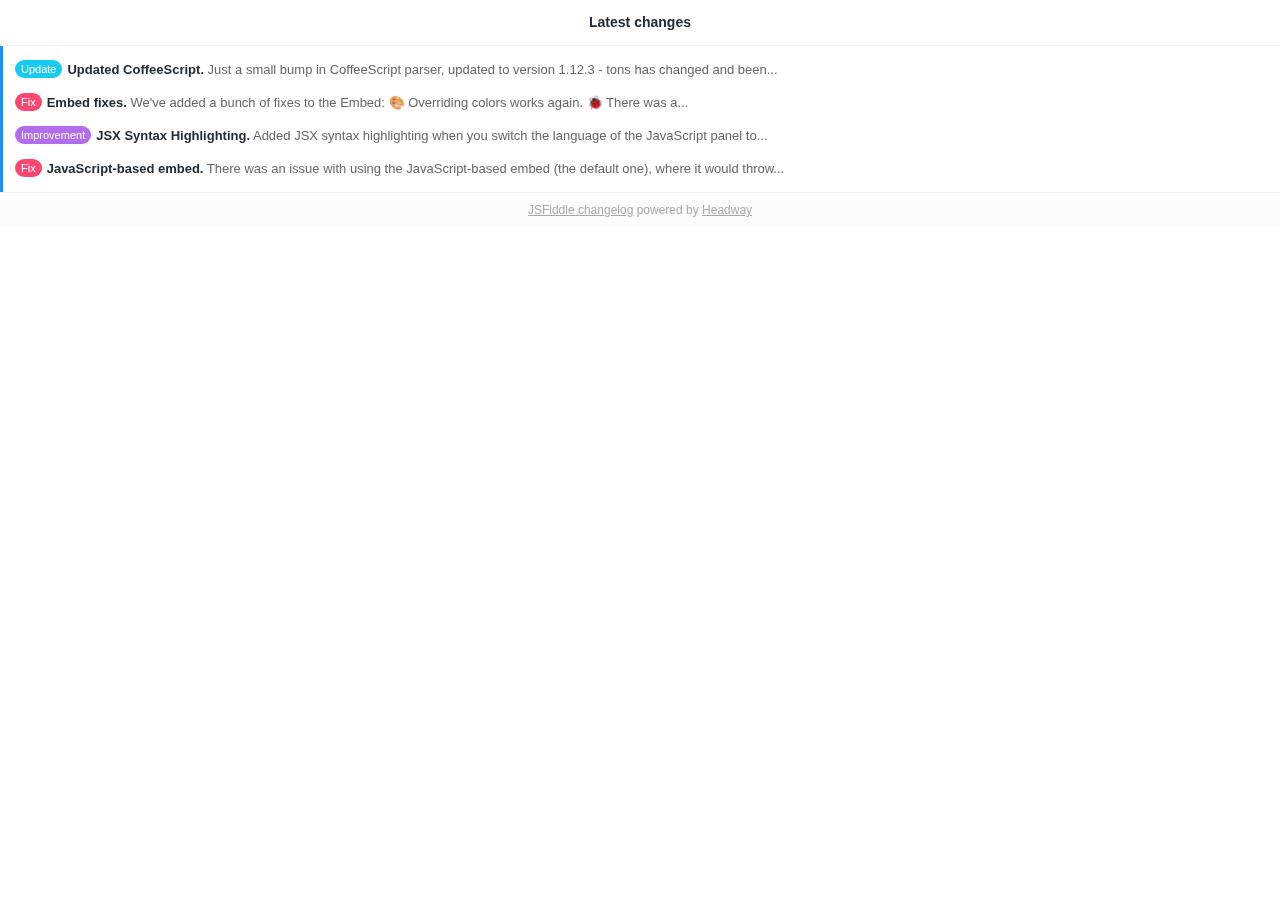
<file: images/Edit fiddle - JSFiddle_files/1xGMJQ.html>
<!DOCTYPE html>
<!-- saved from url=(0040)http://headway-widget.net/widgets/1xGMJQ -->
<html><head><meta http-equiv="Content-Type" content="text/html; charset=UTF-8">
    
    <style>
      *{box-sizing:border-box}*,body,button,input,select,textarea{-webkit-font-smoothing:antialiased;text-rendering:optimizeLegibility;-moz-osx-font-smoothing:grayscale}body,html{height:100vh}html{font-family:-apple-system,BlinkMacSystemFont,"Segoe UI",Helvetica,Arial,sans-serif,"Apple Color Emoji","Segoe UI Emoji","Segoe UI Symbol";-webkit-text-size-adjust:100%;-ms-text-size-adjust:100%;text-size-adjust:100%}body{font-family:-apple-system,BlinkMacSystemFont,"Segoe UI",Helvetica,Arial,sans-serif,"Apple Color Emoji","Segoe UI Emoji","Segoe UI Symbol";font-size:13px;overflow:hidden}body,h2,h3,p{padding:0;margin:0}p{font-size:13px}h2,h3{font-weight:600;font-size:.9rem}.outercont{color:#222c36}.outercont .cont{overflow:hidden;position:relative;height:100vh;width:100vw}.outercont .innercont{-webkit-transform:translate(0);transform:translate(0);overflow:hidden;position:absolute;left:0;-webkit-transition:all .3s;transition:all .3s;will-change:left;width:200vw}.outercont .innercont .logDetails,.outercont .innercont .logListCont{width:100vw;float:left;overflow:hidden}.outercont .innercont .slideCont{padding:16px}.outercont .innercont .slideCont .slideBody .label{margin-bottom:10px}.outercont .innercont .slideCont .slideBody p{margin-bottom:10px;line-height:19px;color:#222c36;clear:both}.outercont .innercont .slideCont .slideBody p a{color:#3778ff}.outercont .innercont .slideCont .slideBody p:last-child{margin-bottom:0}.outercont .innercont .slideCont .slideBody ul{clear:both;padding:0;margin:10px 0 10px 15px;line-height:22px}.outercont .innercont .logDetailsItem{position:relative}.outercont .innercont .logItem{display:block;line-height:19px;padding:7px 16px 7px 12px;color:#666;text-decoration:none;border-left:3px solid #3778ff}.outercont .innercont .logItem.read{border-left:0;padding:7px 15px}.outercont .innercont .logItem:first-child{padding-top:14px}.outercont .innercont .logItem:last-child{padding-bottom:14px}.outercont .innercont .logItem:hover strong{text-decoration:underline}.outercont .innercont strong{color:#222c36;font-weight:600}.outercont .innercont .back{position:absolute;top:0;left:0;display:block;height:46px;width:30px;opacity:.25}.outercont .innercont .back:after,.outercont .innercont .back:before{content:"";height:12px;width:1px;display:block;background:#222c36;position:absolute;left:17px}.outercont .innercont .back:before{-webkit-transform:rotate(45deg);transform:rotate(45deg);top:14px}.outercont .innercont .back:after{-webkit-transform:rotate(-45deg);transform:rotate(-45deg);bottom:12px}.outercont .innercont h3{text-align:center;border-bottom:1px solid #f1f1f1;font-weight:600;font-size:14px;padding:15px 23px;line-height:15px}.outercont .innercont .link{margin:15px 0 5px}.outercont .innercont .link a{color:#3778ff;font-weight:bold;text-decoration:none;display:inline-block}.outercont .innercont .seeMore{background:#fcfcfc;color:#a8a8a8;font-size:12px;text-align:center;border-top:1px solid #f1f1f1;height:35px;line-height:35px;border-radius:0 0 4px 4px}.outercont .innercont .seeMore a{color:#a8a8a8}.outercont .innercont .label{border-radius:10px;color:#fff;font-size:11px;padding:0 6px;height:18px;line-height:18px;margin-right:5px;float:left}.outercont .innercont .label.category_{display:none}.outercont .innercont .label.category_1{background:#3778ff}.outercont .innercont .label.category_2{background:#b26cee}.outercont .innercont .label.category_3{background:#ff4772}.outercont .innercont .label.category_4{background:#17caf0}.outercont .innercont .label.category_5{background:#3aaa55}.outercont .innercont .label.category_6{background:#ffc505}.outercont .innercont .label.category_7{background:#7290df}.outercont .innercont .label.category_8{background:#94cd1b}.outercont .innercont .label.category_9{background:#ba68db}.outercont .innercont .label.category_10{background:#846eff}
    </style>
    <script>
      (function(){var t,e=function(t,e){return function(){return t.apply(e,arguments)}},s=function(t,e){function s(){this.constructor=t}for(var o in e)n.call(e,o)&&(t[o]=e[o]);return s.prototype=e.prototype,t.prototype=new s,t.__super__=e.prototype,t},n={}.hasOwnProperty;t=function(){function t(){this.log=e(this.log,this)}return t.prototype.pushMessage=function(t,e){return null==e&&(e={}),window.parent.postMessage([t,e],"*")},t.prototype.addEvent=function(t,e,s,n){return null==n&&(n=!1),t.addEventListener(e,s,n)},t.prototype.setStyles=function(t,e){var s,n;n=[];for(s in e)n.push(t.style[s]=e[s]);return n},t.prototype.log=function(){if(this.options.debug)return console.log("[Headway Debug]",arguments)},t}(),this.App=function(t){function n(t){this.applyTranslations=e(this.applyTranslations,this),this.moveScreenTo=e(this.moveScreenTo,this),this.replaceBaseUrl=e(this.replaceBaseUrl,this),this.setDetailsHeight=e(this.setDetailsHeight,this),this.setListHeight=e(this.setListHeight,this),this.markItems=e(this.markItems,this),this.logsExpired=e(this.logsExpired,this),this.countUnseenItems=e(this.countUnseenItems,this),this.countItems=e(this.countItems,this),this.storeSeenItems=e(this.storeSeenItems,this),this.getCurrentIds=e(this.getCurrentIds,this),this.setSeenIds=e(this.setSeenIds,this),this.setReadIds=e(this.setReadIds,this),this.setupDefaults=e(this.setupDefaults,this),this.options=t,this.elements={logItems:document.querySelectorAll(".logItem"),backLinks:document.querySelectorAll(".back"),logListCont:document.querySelector(".logListCont"),logDetailsItem:document.querySelectorAll(".logDetailsItem"),innercont:document.querySelector(".innercont"),title:document.querySelector("h3"),readMore:document.querySelector(".link a"),seeMore:document.querySelector(".seeMore a")},this.storageKey,this.currentCount,this.badgeCount,this.storageIds,this.current={data:null},this.setupDefaults(),this.log("App.constructor",this.options,this.elements,this.storageKey,this.currentCount,this.badgeCount,this.storageIds,this.current)}return s(n,t),n.prototype.setupDefaults=function(){var t,e,s,n,o,r,i,a,l;for(a=this.elements.logItems,t=function(t){return function(e,s){return e.addEventListener("click",function(n){if(n.stopPropagation(),n.preventDefault(),t.moveScreenTo(-100),t.setDetailsHeight(s),t.currentCount>=0&&!e.dataset.read&&t.storageIds.read.indexOf(e.dataset.id)<0)return t.currentCount=t.currentCount-1,t.setReadIds(e.dataset.id),t.markItems("read")})}}(this),s=e=0,o=a.length;e<o;s=++e)i=a[s],t(i,s);for(l=this.elements.backLinks,n=0,r=l.length;n<r;n++)i=l[n],i.addEventListener("click",function(t){return function(e){return e.stopPropagation(),e.preventDefault(),t.moveScreenTo(0),t.setListHeight()}}(this));if(this.setListHeight(),this.elements.logItems.length>0)return window.addEventListener("message",function(t){return function(e){var s,n;if(n=e.data[0],s=e.data[1],"opened"===n&&(t.storeSeenItems(),t.pushMessage("setBadge",{counter:0,softHide:!0,options:t.options})),"closed"===n&&(t.moveScreenTo(0),t.setListHeight()),"ready"===n)return t.options.debug=s.options.debug,t.options.baseUrl=s.options.baseUrl,t.current.data=s,t.storageKey=t.current.data.host,t.storageIds=s.storage,t.currentCount=t.countItems("read"),t.badgeCount=t.countUnseenItems(),t.markItems("read"),t.markItems("seen"),t.applyTranslations(),null!=t.elements.seeMore&&t.options.baseUrl&&(t.elements.seeMore.href=t.options.baseUrl),t.log("App.setupDefaults#ready",e.data),t.pushMessage("widgetReady",{counter:t.badgeCount,softHide:!0,options:t.options})}}(this))},n.prototype.setReadIds=function(t){var e,s;return s="HW_readItems",this.storageIds.read.push(t),e=this.storageIds.read.join(","),this.pushMessage("setStorage",{key:s,ids:e})},n.prototype.getIds=function(t){return this.storageIds[t]},n.prototype.setSeenIds=function(t){var e;return e="HW_seenItems",t=t.join(","),this.pushMessage("setStorage",{key:e,ids:t})},n.prototype.getCurrentIds=function(){var t;return t=Array.prototype.slice.call(this.elements.logItems),t.map(function(t){return t.dataset.id})},n.prototype.storeSeenItems=function(){var t,e,s,n;for(s=Array.prototype.slice.call(this.elements.logItems),this.storageIds.seen=this.storageIds.seen.slice(0,20),t=0,n=s.length;t<n;t++)e=s[t],this.storageIds.seen.indexOf(e.dataset.id)<0&&this.storageIds.seen.push(e.dataset.id);return this.setSeenIds(this.storageIds.seen)},n.prototype.countItems=function(t){var e,s,n,o,r,i,a;if(s=0,this.log("App.countItems("+t+")",this.storageIds),null!=(a=this.storageIds)?a[t]:void 0){for(o=this.storageIds[t],e=this.getCurrentIds(),n=e.map(function(t){return o.indexOf(t)>=0}),r=0,i=n.length;r<i;r++)n[r]||(s+=1);this.log("App.countItems#storageIds["+t+"]",e,n)}return s},n.prototype.countUnseenItems=function(){var t,e,s;return s=this.countItems("seen"),e=this.logsExpired(),t=s,e&&(t=0),t},n.prototype.logsExpired=function(){var t,e,s,n,o,r;return e=this.options.expireAfter||9999,n=this.elements.logItems[0],o=n.dataset.date,s=new Date(o),t=new Date,r=Math.abs(t.getTime()-s.getTime()),Math.floor(r/864e5)>=e},n.prototype.markItems=function(t){var e,s,n,o,r,i;if(n=this.getIds(t),n.length>0){for(i=[],e=0,r=n.length;e<r;e++)s=n[e],s?(o=document.querySelector("*[data-id='"+s+"']"),null!=o&&(o.dataset[t]=!0),i.push(null!=o?o.classList.add(t):void 0)):i.push(void 0);return i}},n.prototype.setListHeight=function(){return this.pushMessage("setHeight",{height:this.elements.logListCont.offsetHeight})},n.prototype.setDetailsHeight=function(t){var e,s,n,o,r,i;for(i=this.elements.logDetailsItem,n=0,r=i.length;n<r;n++)o=i[n],this.setStyles(o,{display:"none"});return s=this.elements.logDetailsItem[t].querySelector("noscript"),s&&(e=s.innerHTML,e=e.replace(/&gt;/g,">").replace(/&lt;/g,"<").replace(/&amp;/g,"&"),s.parentNode.innerHTML=e,this.applyTranslations(),this.addTargetBlank(this.elements.logDetailsItem[t]),this.replaceBaseUrl(this.elements.logDetailsItem[t])),this.setStyles(this.elements.logDetailsItem[t],{display:"block"}),this.pushMessage("setHeight",{height:this.elements.logDetailsItem[t].offsetHeight})},n.prototype.replaceBaseUrl=function(t){var e,s;if(s=t.querySelector(".link a"),this.options.baseUrl&&null!=s)return e=s.dataset.path,s.href=this.options.baseUrl+e},n.prototype.addTargetBlank=function(t){var e,s,n,o,r;for(o=t.querySelectorAll(".slideBody a"),r=[],e=0,s=o.length;e<s;e++)n=o[e],n.target="_blank",r.push(n.rel="noopener noreferrer");return r},n.prototype.moveScreenTo=function(t){return this.setStyles(this.elements.innercont,{left:t+"%"})},n.prototype.applyTranslations=function(){var t,e,s,n,o,r,i,a,l;if(this.current.data.options.translations){if(a=this.current.data.options.translations,null!=a.title&&(this.elements.title.textContent=a.title),null!=a.labels){r=a.labels;for(e in r)for(l=r[e],n=document.querySelectorAll("*[data-label-value='"+e+"']"),t=0,o=n.length;t<o;t++)s=n[t],s.textContent=l}if(null!=a.readMore)return null!=(i=this.elements.readMore)?i.textContent=a.readMore:void 0}},n}(t)}).call(this);
    </script>
    <script type="text/javascript">
      var HW_config =  {"badgeDelay":3,"softHide":true,"eyecatcher":false,"expireAfter":null}

      document.addEventListener("DOMContentLoaded", function(){
        new App(HW_config);
      }, false);
    </script>

      <style>
        .outercont .innercont .link a {
          color: #1C90F3;
        }

        .outercont .innercont .slideCont .slideBody p a {
          color: #1C90F3;
        }

        .outercont .innercont .logItem {
          border-left-color: #1C90F3;
        }
      </style>
  </head>
  <body>
    <div class="outercont">
      <div class="cont">
        <div class="innercont">
            <div class="logListCont">
    <h3>Latest changes</h3>
    <div class="logList">
      <a href="http://headway-widget.net/widgets/1xGMJQ#" class="logItem" data-id="16265" data-date="2017-02-13 13:08:09 UTC">
  <span class="label category_4" data-label-value="update">Update</span>
  <strong>Updated CoffeeScript.</strong>
  Just a small bump in CoffeeScript parser, updated to version 1.12.3 - tons has changed and been...
</a> <!-- /logItem -->
<a href="http://headway-widget.net/widgets/1xGMJQ#" class="logItem" data-id="13381" data-date="2016-12-14 11:24:28 UTC">
  <span class="label category_3" data-label-value="fix">Fix</span>
  <strong>Embed fixes.</strong>
  We've added a bunch of fixes to the Embed:

🎨 Overriding colors works again.

🐞 There was a...
</a> <!-- /logItem -->
<a href="http://headway-widget.net/widgets/1xGMJQ#" class="logItem" data-id="9678" data-date="2016-10-06 19:49:23 UTC">
  <span class="label category_2" data-label-value="improvement">Improvement</span>
  <strong>JSX Syntax Highlighting.</strong>
  Added JSX syntax highlighting when you switch the language of the JavaScript panel to...
</a> <!-- /logItem -->
<a href="http://headway-widget.net/widgets/1xGMJQ#" class="logItem" data-id="9011" data-date="2016-09-21 15:47:33 UTC">
  <span class="label category_3" data-label-value="fix">Fix</span>
  <strong>JavaScript-based embed.</strong>
  There was an issue with using the JavaScript-based embed (the default one), where it would throw...
</a> <!-- /logItem -->

    </div> <!-- /logList -->
    <div class="seeMore">
      <a target="_blank" rel="noopener noreferrer" href="http://changelog.jsfiddle.net/">JSFiddle changelog</a>
        powered by <a target="_blank" href="https://headwayapp.co/?utm_medium=widget&amp;utm_source=JSFiddle" rel="noopener noreferrer">Headway</a>
    </div>
  </div> <!-- /logListCont -->

  <div class="logDetails">
    <div class="logDetailsItem">
  <a href="http://headway-widget.net/widgets/1xGMJQ#back" class="back"></a>
  <h3>Updated CoffeeScript</h3>
  <div class="slideCont">
    <div class="slideBody">
      <noscript>
        &lt;span class="label category_4" data-label-value="update"&gt;Update&lt;/span&gt;
        &lt;p&gt;Just a small bump in CoffeeScript parser, updated to version 1.12.3 - tons has changed and been fixed since 1.10.0. More on &lt;a href="http://coffeescript.org/#changelog" target="_blank" rel="noopener noreferrer"&gt;coffeescript.org&lt;/a&gt;.&lt;/p&gt;
      </noscript>
    </div>
  </div> <!-- /slideCont -->
</div> <!-- /logDetailsItem -->
<div class="logDetailsItem">
  <a href="http://headway-widget.net/widgets/1xGMJQ#back" class="back"></a>
  <h3>Embed fixes</h3>
  <div class="slideCont">
    <div class="slideBody">
      <noscript>
        &lt;span class="label category_3" data-label-value="fix"&gt;Fix&lt;/span&gt;
        &lt;p&gt;We've added a bunch of fixes to the Embed:&lt;/p&gt;
&lt;ol&gt;
&lt;li&gt;&lt;p&gt;🎨 Overriding colors works again.
&lt;img src="https://cloud.headwayapp.co/changelogs_images/images/small/000/001/761-a68cad8f71c47fa79b88489e0fe26c1164aa871a.png" width="308" height="150"&gt;&lt;/p&gt;&lt;/li&gt;
&lt;li&gt;&lt;p&gt;🐞 There was a problem when the &lt;strong&gt;Results&lt;/strong&gt; tab would not have the correct height if embedded as the first tab in order. This is now working as expected.&lt;/p&gt;&lt;/li&gt;
&lt;/ol&gt;
      </noscript>
    </div>
      <p class="link"><a target="_blank" href="http://changelog.jsfiddle.net/embed-fixes-13381" data-path="/embed-fixes-13381" rel="noopener noreferrer">Read the whole post</a></p>
  </div> <!-- /slideCont -->
</div> <!-- /logDetailsItem -->
<div class="logDetailsItem">
  <a href="http://headway-widget.net/widgets/1xGMJQ#back" class="back"></a>
  <h3>JSX Syntax Highlighting</h3>
  <div class="slideCont">
    <div class="slideBody">
      <noscript>
        &lt;span class="label category_2" data-label-value="improvement"&gt;Improvement&lt;/span&gt;
        &lt;p&gt;Added &lt;b&gt;JSX syntax highlighting&lt;/b&gt; when you switch the language of the JavaScript panel to &lt;b&gt;Babel&lt;/b&gt;.&lt;/p&gt;&lt;p&gt;Additionally bumped CodeMirror version from 5.9.0 to 5.19.0 – they sure update it a lot!&lt;/p&gt;
      </noscript>
    </div>
  </div> <!-- /slideCont -->
</div> <!-- /logDetailsItem -->
<div class="logDetailsItem">
  <a href="http://headway-widget.net/widgets/1xGMJQ#back" class="back"></a>
  <h3>JavaScript-based embed</h3>
  <div class="slideCont">
    <div class="slideBody">
      <noscript>
        &lt;span class="label category_3" data-label-value="fix"&gt;Fix&lt;/span&gt;
        &lt;p&gt;There was an issue with using the JavaScript-based embed (the default one), where it would throw an error when no-protocol was defined as the URL.&lt;/p&gt;&lt;p&gt;Sorry for the trouble.&lt;/p&gt;
      </noscript>
    </div>
  </div> <!-- /slideCont -->
</div> <!-- /logDetailsItem -->

  </div> <!-- /logDetails -->

        </div> <!-- /innercont -->
      </div> <!-- /cont -->
    </div> <!-- /outercont -->
  

</body></html>
</file>
<file: css/styles.css>
/*!
    Title: Dev Portfolio Template
    Version: 1.1.3
    Last Change: 03/25/17
    Author: Ryan Fitzgerald
    Repo: https://github.com/RyanFitzgerald/devportfolio-template
    Issues: https://github.com/RyanFitzgerald/devportfolio-template/issues

    Description: This file contains all the styles associated with the page
    that don't come from third party libraries. This file gets compiled using
    Gulp and send to the /css folder which is then loaded on the page.
*/body{font-family:'Lato', sans-serif;font-size:16px}body.active{overflow:hidden;z-index:-1}.no-js #experience-timeline>div{background:#fff;padding:10px;margin-bottom:10px;border:1px solid #dcd9d9}.no-js #experience-timeline>div h3{font-size:1.5em;font-weight:300;color:#374054;display:inline-block;margin:0}.no-js #experience-timeline>div h4{font-size:1.2em;font-weight:300;color:#7e8890;margin:0 0 15px 0}.no-js #experience-timeline>div p{color:#74808a;font-size:0.9em;margin:0}.no-js #experience-timeline:before,.no-js #experience-timeline:after{content:none}@-webkit-keyframes dropHeader{0%{-webkit-transform:translateY(-100%);transform:translateY(-100%)}100%{-webkit-transform:translateY(0);transform:translateY(0)}}@keyframes dropHeader{0%{-webkit-transform:translateY(-100%);transform:translateY(-100%)}100%{-webkit-transform:translateY(0);transform:translateY(0)}}header{position:absolute;top:0;left:0;right:0;text-align:center;z-index:10;-webkit-animation-name:dropHeader;animation-name:dropHeader;-webkit-animation-iteration-count:1;animation-iteration-count:1;-webkit-animation-timing-function:ease;animation-timing-function:ease;-webkit-animation-duration:0.75s;animation-duration:0.75s}header ul{display:inline-block;background:#fff;text-align:center;padding:10px;margin:0;border-bottom-right-radius:4px;border-bottom-left-radius:4px}header li{display:inline-block}header a{display:block;color:#4ABDAC;padding:10px}header a:hover{color:#399b8d;text-decoration:none;background:#eee;border-radius:4px}header a:focus{color:#4ABDAC;text-decoration:none}header.active{display:block}header.sticky{position:fixed;z-index:999}#menu.active{display:block}#mobile-menu-open{display:none;cursor:pointer;position:fixed;right:15px;top:10px;color:#4ABDAC;font-size:1.5em;z-index:20;padding:0 7px;border-radius:4px;background:#fff}#mobile-menu-close{display:none;text-align:right;width:100%;background:#fff;font-size:1.5em;padding-right:15px;padding-top:10px;cursor:pointer;color:#4ABDAC}#mobile-menu-close span{font-size:0.5em;text-transform:uppercase}#mobile-menu-close i{vertical-align:middle}footer{padding:50px 0}.copyright{padding-top:20px}.copyright p{margin:0;color:#74808a}.top{text-align:center}.top span{cursor:pointer;display:block;margin:15px auto 0 auto;width:35px;height:35px;border-radius:50%;border:3px solid #b9bfc4;text-align:center}.top i{color:#74808a}.social{text-align:right}.social ul{margin:5px 0 0 0;padding:0}.social li{display:inline-block;font-size:1.25em;list-style:none}.social a{display:block;color:#74808a;padding:10px}.social a:hover{color:#4ABDAC}.btn-rounded-white{display:inline-block;color:#fff;padding:15px 25px;border:3px solid #fff;border-radius:30px;transition:.5s ease all}.btn-rounded-white:hover{color:#4ABDAC;background:#fff;text-decoration:none}.shadow{box-shadow:0 1px 3px rgba(0,0,0,0.12),0 1px 2px rgba(0,0,0,0.24)}.shadow-large{box-shadow:0 3px 6px rgba(0,0,0,0.08),0 3px 6px rgba(0,0,0,0.15)}.heading{position:relative;display:inline-block;font-size:2em;font-weight:300;margin:0 0 30px 0}.heading:after{position:absolute;content:'';top:100%;height:1px;width:50px;left:0;right:0;margin:0 auto;background:#4ABDAC}.background-alt{background:#f2f2f5}#lead{position:relative;height:100vh;min-height:500px;max-height:1080px;background:url(../images/lead-bg.jpg);background-size:cover;padding:15px;overflow:hidden}#lead-content{position:absolute;z-index:10;top:50%;left:50%;-webkit-transform:translate(-50%, -50%);transform:translate(-50%, -50%);text-align:center}#lead-content h1,#lead-content h2{margin:0}#lead-content h1{color:#fff;font-weight:900;font-size:5em;text-transform:uppercase;letter-spacing:0.05em;line-height:0.9em}#lead-content h2{color:#a7dfd7;font-weight:500;font-size:2.25em;margin-bottom:15px}#lead-overlay{position:absolute;height:100%;width:100%;top:0;right:0;bottom:0;left:0;background:rgba(57,155,141,0.8);z-index:1}#lead-down{position:absolute;left:0;right:0;width:100%;text-align:center;z-index:10;bottom:15px;color:#fff}#lead-down span{cursor:pointer;display:block;margin:0 auto;width:35px;height:35px;border-radius:50%;border:3px solid #a7dfd7;text-align:center}#lead-down i{-webkit-animation:pulsate 1.5s ease;animation:pulsate 1.5s ease;-webkit-animation-iteration-count:infinite;animation-iteration-count:infinite;padding-top:5px}@-webkit-keyframes pulsate{0%{-webkit-transform:scale(1, 1);transform:scale(1, 1)}50%{-webkit-transform:scale(1.2, 1.2);transform:scale(1.2, 1.2)}100%{-webkit-transform:scale(1, 1);transform:scale(1, 1)}}@keyframes pulsate{0%{-webkit-transform:scale(1, 1);transform:scale(1, 1)}50%{-webkit-transform:scale(1.2, 1.2);transform:scale(1.2, 1.2)}100%{-webkit-transform:scale(1, 1);transform:scale(1, 1)}}#about{padding:75px 15px;border-bottom:1px solid #dcd9d9}#about h2{color:#374054}#about p{color:#74808a;margin:0}#experience{padding:50px 15px;text-align:center;border-bottom:1px solid #dcd9d9}#experience h2{color:#374054}#experience-timeline{margin:30px auto 0 auto;position:relative;max-width:1000px}#experience-timeline:before{position:absolute;content:'';top:0;bottom:0;left:303px;right:auto;height:100%;width:3px;background:#4ABDAC;z-index:0}#experience-timeline:after{position:absolute;content:'';width:3px;height:40px;background:#4ABDAC;background:linear-gradient(to bottom, #4ABDAC, rgba(74,189,172,0));top:100%;left:303px}.vtimeline-content{margin-left:350px;background:#fff;border:1px solid #e6e6e6;padding:15px;border-radius:3px;text-align:left}.vtimeline-content h3{font-size:1.5em;font-weight:300;color:#374054;display:inline-block;margin:0}.vtimeline-content h4{font-size:1.2em;font-weight:300;color:#7e8890;margin:0 0 15px 0}.vtimeline-content p{color:#74808a;font-size:0.9em;margin:0}.vtimeline-point{position:relative;display:block;vertical-align:top;margin-bottom:30px}.vtimeline-icon{position:relative;color:#fff;width:50px;height:50px;background:#4ABDAC;border-radius:50%;float:left;z-index:99;margin-left:280px}.vtimeline-icon i{display:block;font-size:2em;margin-top:10px}.vtimeline-date{width:260px;text-align:right;position:absolute;left:0;top:10px;font-weight:300;color:#374054}#education{padding:50px 15px 20px 15px;border-bottom:1px solid #dcd9d9;text-align:center}#education h2{color:#374054;margin-bottom:50px}.education-block{max-width:700px;margin:0 auto 30px auto;padding:15px;border:1px solid #dcd9d9;text-align:left}.education-block #beaver-image{float:right;max-width:200px}.education-block #buckeye-image{margin-top:-55px;float:right;max-width:150px;padding-top:0px}.education-block span{color:#74808a;float:right}.education-block h3{font-weight:500;float:left;margin:0;color:#374054}.education-block h4{color:#74808a;clear:both;font-weight:500;margin:0 0 0 0}.education-block #minor-text{margin:0 0 15px 0}.education-block p,.education-block ul{margin:0;color:#74808a;font-size:0.9em}.education-block ul{padding:30px 0 0 15px}.education-block #relevant-courses{margin:0 0 15px 0}.education-block #second-ul{padding:0 0 0 15px}#projects{padding:50px 15px;border-bottom:1px solid #dcd9d9;text-align:center}#projects h2{color:#374054;margin-bottom:50px}.project{position:relative;max-width:1200px;margin:0 auto 30px auto;overflow:hidden;background:#fff;border-radius:4px}.project-image{float:left}.webmap{max-width:450px;padding-top:0px}.project-info{position:absolute;top:50%;-webkit-transform:translateY(-50%);transform:translateY(-50%);margin-left:455px;padding:15px}.project-info h3{font-size:1.5em;font-weight:300;color:#374054;margin:0 0 15px 0}.project-info p{color:#74808a;margin:0 0 15px 0;font-size:0.9em}.project-info .link-text{color:#4ABDAC}#skills{padding:50px 15px;text-align:center}#skills h2{color:#374054;margin-bottom:50px}#skills ul{display:block;margin:0 auto;padding:0;max-width:800px}#skills li{display:inline-block;margin:7px;padding:5px 10px;color:#374054;background:#e4e4ea;list-style:none;cursor:default;font-size:1.2em}#contact{padding:50px 15px;background:#4ABDAC;text-align:center}#contact h2{margin:0 0 15px 0;color:#fff;font-weight:500}#contact-form{max-width:500px;margin:0 auto}#contact-form input,#contact-form textarea{display:block;width:100%;padding:10px;border-radius:4px;border:none;margin-bottom:10px;background:#32897c;color:#fff;transition:.5s ease all}#contact-form input::-webkit-input-placeholder,#contact-form textarea::-webkit-input-placeholder{color:#fff}#contact-form input:-moz-placeholder,#contact-form textarea:-moz-placeholder{color:#fff;opacity:1}#contact-form input::-moz-placeholder,#contact-form textarea::-moz-placeholder{color:#fff;opacity:1}#contact-form input:-ms-input-placeholder,#contact-form textarea:-ms-input-placeholder{color:#fff}#contact-form input:focus,#contact-form textarea:focus{outline:none;background:#24635a}#contact-form textarea{height:150px;resize:none}#contact-form button{display:block;width:100%;background:#fff;border-radius:4px;padding:5px 10px;border:none;color:#4ABDAC;font-weight:700;box-shadow:0 1px 3px rgba(0,0,0,0.12),0 1px 2px rgba(0,0,0,0.24);transition:.5s ease all}#contact-form button:hover{box-shadow:0 10px 20px rgba(0,0,0,0.19),0 6px 6px rgba(0,0,0,0.23)}@media only screen and (max-width: 750px){#experience-timeline:before,#experience-timeline:after{left:23px}.vtimeline-date{width:auto;text-align:left;position:relative;margin-bottom:15px;display:block;margin-left:70px}.vtimeline-icon{margin-left:0}.vtimeline-content{margin-left:70px}}@media only screen and (max-width: 992px){#lead{height:auto;min-height:auto;max-height:auto;padding:100px 15px}#lead-content{position:relative;-webkit-transform:none;transform:none;left:auto;top:auto}#lead-content h1{font-size:3em}#lead-content h2{font-size:1.75em}#about{text-align:center}#about p{text-align:left}}@media only screen and (max-width: 768px){header{position:fixed;display:none;z-index:999;-webkit-animation:none;animation:none;bottom:0;height:100%}#mobile-menu-open,#mobile-menu-close{display:block}#menu{height:100%;overflow-y:auto;box-shadow:none;border-radius:0;width:100%}#menu li{display:block;margin-bottom:10px}#lead-content h1{font-size:2em}#lead-content h2{font-size:1.3em}#lead-content a{padding:10px 20px}#lead-down{display:none}.education-block h3,.education-block span{float:none}.project-image{display:none}.project-info{position:relative;margin:0;top:auto;-webkit-transform:none;transform:none}footer{text-align:center}.social{text-align:center}}@media only screen and (max-width: 480px){#lead-content h1{font-size:1.5em}#lead-content h2{font-size:1em}#lead-content a{font-size:0.9em;padding:5px 10px}}
</file>
